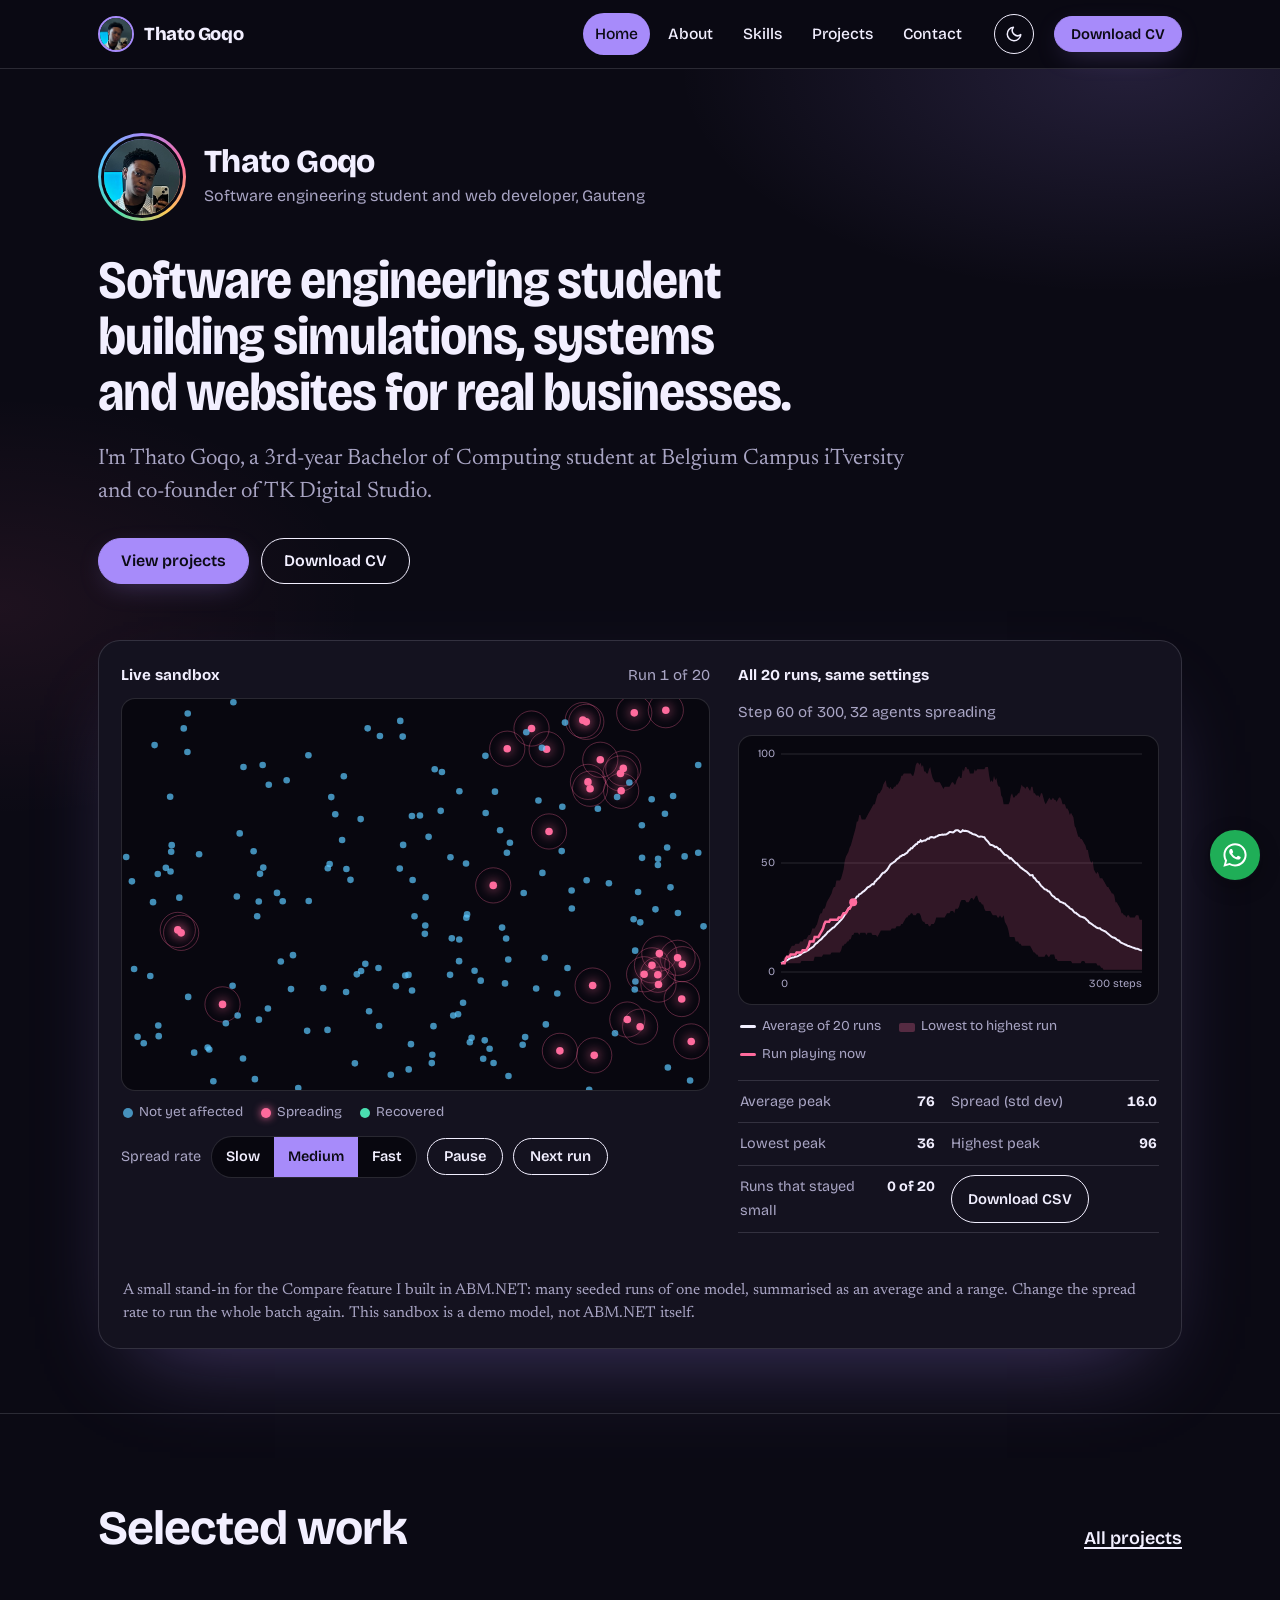
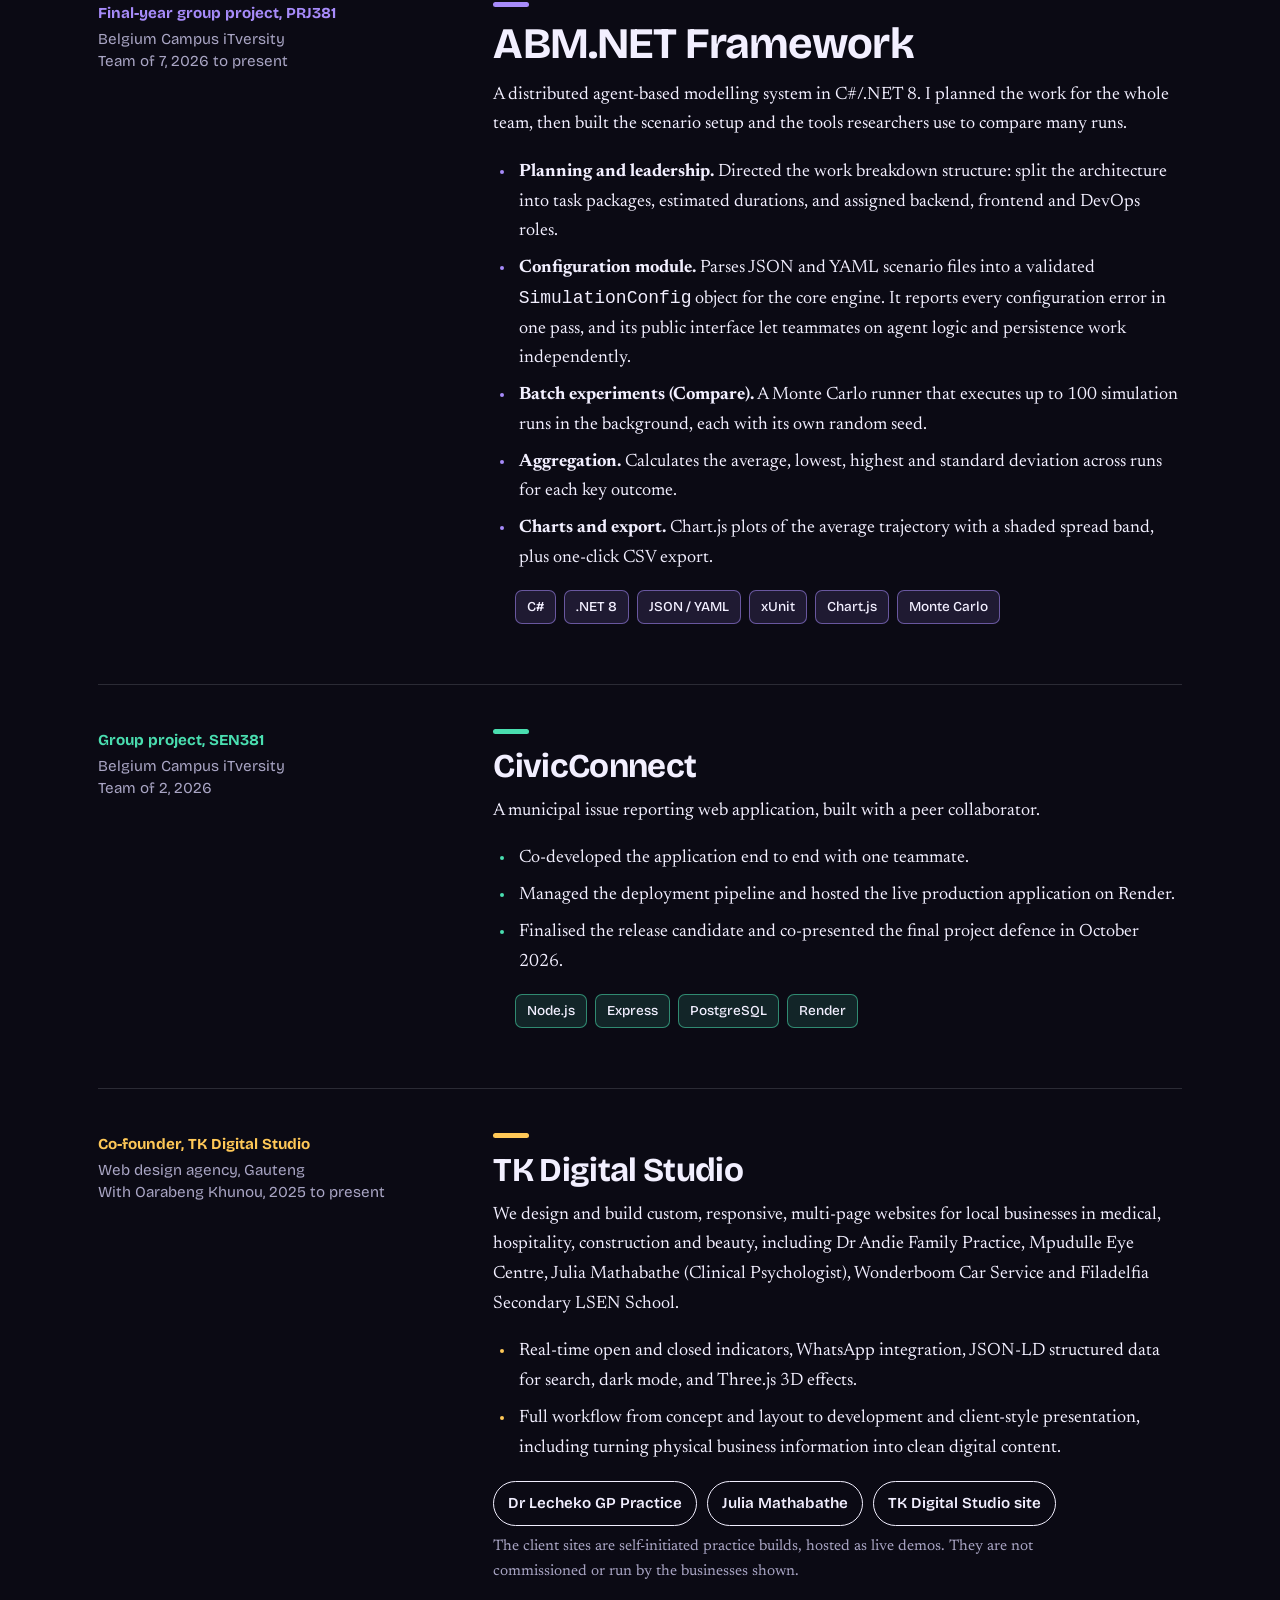
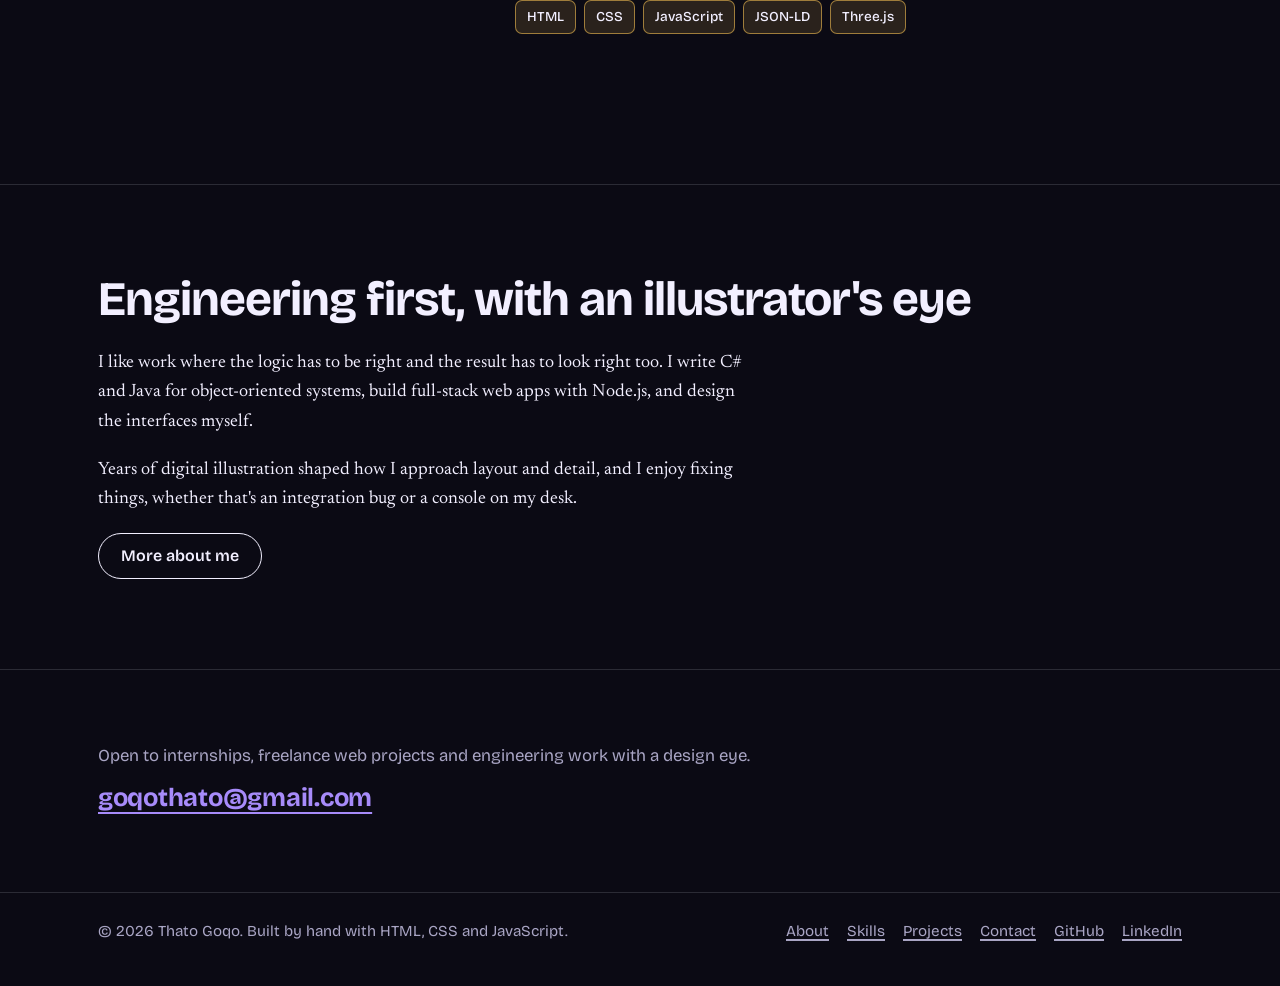
<file: index.html>
<!DOCTYPE html>
<html lang="en" data-theme="dark">
<head>
<meta charset="UTF-8">
<meta name="viewport" content="width=device-width, initial-scale=1">
<title>Thato Goqo | Software engineering student and web developer</title>
<meta name="description" content="Portfolio of Thato Goqo, a 3rd-year Bachelor of Computing student who planned the ABM.NET build, and co-founder of TK Digital Studio in Gauteng, South Africa.">
<meta property="og:title" content="Thato Goqo | Software engineering student and web developer">
<meta property="og:description" content="Portfolio of Thato Goqo, a 3rd-year Bachelor of Computing student who planned the ABM.NET build, and co-founder of TK Digital Studio in Gauteng, South Africa.">
<meta property="og:type" content="website">
<meta name="theme-color" content="#0b0a14">
<link rel="icon" href="data:image/svg+xml,%3Csvg xmlns='http://www.w3.org/2000/svg' viewBox='0 0 32 32'%3E%3Ccircle cx='15' cy='15' r='13' fill='%23a78bfa'/%3E%3Ccircle cx='25' cy='25' r='6' fill='%23ff6b9d' stroke='%230b0a14' stroke-width='2'/%3E%3C/svg%3E">
<script>try{var t=localStorage.getItem('theme');if(!t)t='dark';document.documentElement.dataset.theme=t}catch(e){}</script>
<link rel="preconnect" href="https://fonts.googleapis.com">
<link rel="preconnect" href="https://fonts.gstatic.com" crossorigin>
<link rel="stylesheet" href="https://fonts.googleapis.com/css2?family=Bricolage+Grotesque:opsz,wdth,wght@12..96,75..100,300..800&family=Newsreader:ital,opsz,wght@0,6..72,400..600;1,6..72,400..600&display=swap">
<link rel="stylesheet" href="css/style.css">
<script type="application/ld+json">
{
 "@context": "https://schema.org",
 "@type": "Person",
 "name": "Thato Goqo",
 "jobTitle": "Web Developer and Software Engineering Student",
 "url": "https://thatogoqo.netlify.app",
 "email": "mailto:goqothato@gmail.com",
 "alumniOf": {
  "@type": "CollegeOrUniversity",
  "name": "Belgium Campus iTversity"
 },
 "worksFor": {
  "@type": "Organization",
  "name": "TK Digital Studio",
  "url": "https://tkdigitalstudio.netlify.app"
 },
 "address": {
  "@type": "PostalAddress",
  "addressRegion": "Gauteng",
  "addressCountry": "ZA"
 },
 "sameAs": [
  "https://github.com/Th4to20",
  "https://www.linkedin.com/in/thato-goqo-8328b3425"
 ]
}
</script>
</head>
<body>
<a class="skip" href="#main">Skip to content</a>
<header class="nav">
  <div class="wrap">
    <a class="brand" href="index.html"><img class="brand-img" src="assets/profile.jpg" alt="" width="36" height="36">Thato Goqo</a>
    <ul class="nav-links" id="nav-links"><li><a href="index.html" aria-current="page">Home</a></li><li><a href="about.html">About</a></li><li><a href="skills.html">Skills</a></li><li><a href="projects.html">Projects</a></li><li><a href="contact.html">Contact</a></li></ul>
    <button class="icon-btn theme-toggle" id="theme-toggle" type="button" aria-label="Switch to dark theme"><svg class="sun" viewBox="0 0 24 24" aria-hidden="true"><circle cx="12" cy="12" r="4"/><path d="M12 2v2M12 20v2M4.9 4.9l1.4 1.4M17.7 17.7l1.4 1.4M2 12h2M20 12h2M4.9 19.1l1.4-1.4M17.7 6.3l1.4-1.4"/></svg><svg class="moon" viewBox="0 0 24 24" aria-hidden="true"><path d="M21 12.8A9 9 0 1 1 11.2 3a7 7 0 0 0 9.8 9.8z"/></svg></button>
    <span class="nav-cta"><a class="btn btn-solid btn-small" href="assets/Thato_Goqo_CV.pdf" download>Download CV</a></span>
    <button class="icon-btn menu-btn" id="menu-btn" type="button" aria-label="Menu" aria-expanded="false" aria-controls="nav-links"><svg viewBox="0 0 24 24" aria-hidden="true"><path d="M4 7h16M4 12h16M4 17h16"/></svg></button>
  </div>
</header>
<main id="main">
<section class="hero">
  <div class="wrap">
    <div class="id-row">
      <div class="avatar"><img src="assets/profile.jpg" alt="Thato Goqo" width="88" height="88"></div>
      <div><div class="id-name">Thato Goqo</div><div class="id-role">Software engineering student and web developer, Gauteng</div></div>
    </div>
    <h1>Software engineering student building simulations, systems and websites for real businesses.</h1>
    <p class="lede">I'm Thato Goqo, a 3rd-year Bachelor of Computing student at Belgium Campus iTversity and co-founder of TK Digital Studio.</p>
    <div class="cta"><a class="btn btn-solid" href="projects.html">View projects</a><a class="btn" href="assets/Thato_Goqo_CV.pdf" download>Download CV</a></div>
  </div>
  <div class="wrap">
 <div class="sandbox" id="sandbox" role="group" aria-labelledby="sb-title">
  <div>
    <div class="sb-head"><strong id="sb-title">Live sandbox</strong><span id="run-label">Run 1 of 20</span></div>
    <div class="sim-wrap"><canvas id="sim" role="img" aria-label="Animation of 210 small agents moving around and passing a condition to each other on contact. Cobalt agents are spreading it, yellow agents have recovered."></canvas></div>
    <div class="legend"><span><i class="k-s"></i>Not yet affected</span><span><i class="k-i"></i>Spreading</span><span><i class="k-r"></i>Recovered</span></div>
    <div class="controls">
      <span id="rate-lbl">Spread rate</span>
      <fieldset class="seg" aria-labelledby="rate-lbl">
        <label><input type="radio" name="rate" value="slow"><span>Slow</span></label>
        <label><input type="radio" name="rate" value="medium" checked><span>Medium</span></label>
        <label><input type="radio" name="rate" value="fast"><span>Fast</span></label>
      </fieldset>
      <button class="btn btn-small" id="play" type="button" aria-pressed="true">Pause</button>
      <button class="btn btn-small" id="next" type="button">Next run</button>
    </div>
  </div>
  <div>
    <div class="sb-head"><strong>All 20 runs, same settings</strong><span id="now-label"></span></div>
    <div class="chart-wrap"><canvas id="chart" role="img" aria-label="Line chart of agents spreading the condition over 300 steps: the average of 20 runs, the shaded range between the lowest and highest run, and the run currently playing."></canvas></div>
    <div class="legend"><span><i class="k-mean"></i>Average of 20 runs</span><span><i class="k-band"></i>Lowest to highest run</span><span><i class="k-live"></i>Run playing now</span></div>
    <dl class="stats">
      <div><dt>Average peak</dt><dd id="st-avg">0</dd></div>
      <div><dt>Spread (std dev)</dt><dd id="st-sd">0</dd></div>
      <div><dt>Lowest peak</dt><dd id="st-lo">0</dd></div>
      <div><dt>Highest peak</dt><dd id="st-hi">0</dd></div>
      <div><dt>Runs that stayed small</dt><dd id="st-small">0</dd></div>
      <div><button class="btn btn-small" id="csv" type="button">Download CSV</button></div>
    </dl>
  </div>
  <p class="sb-note">A small stand-in for the Compare feature I built in ABM.NET: many seeded runs of one model, summarised as an average and a range. Change the spread rate to run the whole batch again. This sandbox is a demo model, not ABM.NET itself.</p>
 </div>
</div>
</section>

<section class="section">
  <div class="wrap">
    <div class="section-head"><h2>Selected work</h2><a href="projects.html">All projects</a></div>
    <article class="proj lead p-violet">
  <div class="proj-meta"><b>Final-year group project, PRJ381</b>Belgium Campus iTversity<br>Team of 7, 2026 to present</div>
  <div>
    <h3>ABM.NET Framework</h3>
    <p>A distributed agent-based modelling system in C#/.NET 8. I planned the work for the whole team, then built the scenario setup and the tools researchers use to compare many runs.</p>
    <ul>
      <li><strong>Planning and leadership.</strong> Directed the work breakdown structure: split the architecture into task packages, estimated durations, and assigned backend, frontend and DevOps roles.</li>
      <li><strong>Configuration module.</strong> Parses JSON and YAML scenario files into a validated <code>SimulationConfig</code> object for the core engine. It reports every configuration error in one pass, and its public interface let teammates on agent logic and persistence work independently.</li>
      <li><strong>Batch experiments (Compare).</strong> A Monte Carlo runner that executes up to 100 simulation runs in the background, each with its own random seed.</li>
      <li><strong>Aggregation.</strong> Calculates the average, lowest, highest and standard deviation across runs for each key outcome.</li>
      <li><strong>Charts and export.</strong> Chart.js plots of the average trajectory with a shaded spread band, plus one-click CSV export.</li>
    </ul>
    <ul class="chips"><li>C#</li><li>.NET 8</li><li>JSON / YAML</li><li>xUnit</li><li>Chart.js</li><li>Monte Carlo</li></ul>
  </div>
</article>
    <article class="proj p-mint">
  <div class="proj-meta"><b>Group project, SEN381</b>Belgium Campus iTversity<br>Team of 2, 2026</div>
  <div>
    <h3>CivicConnect</h3>
    <p>A municipal issue reporting web application, built with a peer collaborator.</p>
    <ul>
      <li>Co-developed the application end to end with one teammate.</li>
      <li>Managed the deployment pipeline and hosted the live production application on Render.</li>
      <li>Finalised the release candidate and co-presented the final project defence in October 2026.</li>
    </ul>
    <ul class="chips"><li>Node.js</li><li>Express</li><li>PostgreSQL</li><li>Render</li></ul>
  </div>
</article>
    <article class="proj p-amber">
  <div class="proj-meta"><b>Co-founder, TK Digital Studio</b>Web design agency, Gauteng<br>With Oarabeng Khunou, 2025 to present</div>
  <div>
    <h3>TK Digital Studio</h3>
    <p>We design and build custom, responsive, multi-page websites for local businesses in medical, hospitality, construction and beauty, including Dr Andie Family Practice, Mpudulle Eye Centre, Julia Mathabathe (Clinical Psychologist), Wonderboom Car Service and Filadelfia Secondary LSEN School.</p>
    <ul>
      <li>Real-time open and closed indicators, WhatsApp integration, JSON-LD structured data for search, dark mode, and Three.js 3D effects.</li>
      <li>Full workflow from concept and layout to development and client-style presentation, including turning physical business information into clean digital content.</li>
    </ul>
    <div class="demo-links">
      <a href="https://drlecheko.netlify.app" target="_blank" rel="noopener">Dr Lecheko GP Practice<span class="sr"> (opens in new tab)</span></a>
      <a href="https://juliamathabathe.netlify.app" target="_blank" rel="noopener">Julia Mathabathe<span class="sr"> (opens in new tab)</span></a>
      <a href="https://tkdigitalstudio.netlify.app" target="_blank" rel="noopener">TK Digital Studio site<span class="sr"> (opens in new tab)</span></a>
    </div>
    <p class="fine">The client sites are self-initiated practice builds, hosted as live demos. They are not commissioned or run by the businesses shown.</p>
    <ul class="chips"><li>HTML</li><li>CSS</li><li>JavaScript</li><li>JSON-LD</li><li>Three.js</li></ul>
  </div>
</article>
  </div>
</section>

<section class="section">
  <div class="wrap">
    <div class="prose">
      <h2 style="font-size:clamp(1.9rem,3.8vw,3rem);line-height:1.05;margin-bottom:24px">Engineering first, with an illustrator's eye</h2>
      <p>I like work where the logic has to be right and the result has to look right too. I write C# and Java for object-oriented systems, build full-stack web apps with Node.js, and design the interfaces myself.</p>
      <p>Years of digital illustration shaped how I approach layout and detail, and I enjoy fixing things, whether that's an integration bug or a console on my desk.</p>
      <a class="btn" href="about.html">More about me</a>
    </div>
  </div>
</section>
<section class="closer">
  <div class="wrap">
    <p>Open to internships, freelance web projects and engineering work with a design eye.</p>
    <a class="big" href="mailto:goqothato@gmail.com">goqothato@gmail.com</a>
  </div>
</section>
</main>
<footer class="foot">
  <div class="wrap">
    <span>&copy; <span id="year">2026</span> Thato Goqo. Built by hand with HTML, CSS and JavaScript.</span>
    <nav aria-label="Footer"><a href="about.html">About</a><a href="skills.html">Skills</a><a href="projects.html">Projects</a><a href="contact.html">Contact</a><a href="https://github.com/Th4to20" target="_blank" rel="noopener">GitHub</a><a href="https://www.linkedin.com/in/thato-goqo-8328b3425" target="_blank" rel="noopener">LinkedIn</a></nav>
  </div>
</footer>
<a class="wa" href="https://wa.me/27812182846?text=Hi%20Thato%2C%20I%20saw%20your%20portfolio%20and%20wanted%20to%20chat." target="_blank" rel="noopener" aria-label="Chat with Thato on WhatsApp"><svg viewBox="0 0 24 24" aria-hidden="true"><path d="M12.04 2C6.58 2 2.13 6.45 2.13 11.91c0 1.75.46 3.45 1.32 4.95L2.05 22l5.25-1.38a9.9 9.9 0 0 0 4.74 1.21h.01c5.46 0 9.9-4.45 9.9-9.91 0-2.65-1.03-5.14-2.9-7.01A9.82 9.82 0 0 0 12.04 2m0 1.67c2.2 0 4.26.86 5.82 2.42a8.18 8.18 0 0 1 2.41 5.8c0 4.54-3.7 8.23-8.24 8.23a8.24 8.24 0 0 1-4.19-1.15l-.3-.17-3.12.82.83-3.04-.2-.32a8.13 8.13 0 0 1-1.25-4.34c0-4.54 3.7-8.25 8.24-8.25M8.53 6.85c-.16 0-.43.06-.65.3-.23.25-.85.83-.85 2.01 0 1.18.87 2.34 1 2.49.12.15 1.69 2.67 4.16 3.66 2.05.82 2.47.66 2.92.62.45-.04 1.42-.57 1.62-1.12.2-.55.2-1.02.14-1.12-.06-.1-.22-.16-.46-.28-.24-.12-1.42-.7-1.64-.78-.22-.08-.38-.12-.54.12-.16.25-.61.78-.75.94-.14.16-.28.18-.52.06-.24-.12-1.02-.37-1.94-1.19-.72-.64-1.2-1.43-1.34-1.67-.14-.24-.02-.37.1-.49.11-.11.24-.29.36-.43.12-.14.16-.24.24-.4.08-.16.04-.3-.02-.42-.06-.12-.54-1.31-.76-1.8-.18-.41-.36-.41-.54-.42-.16-.01-.34-.08-.53-.08"/></svg></a>
<script src="js/main.js"></script>
<script src="js/sim-core.js"></script>
<script src="js/sandbox.js"></script>
</body>
</html>
</file>
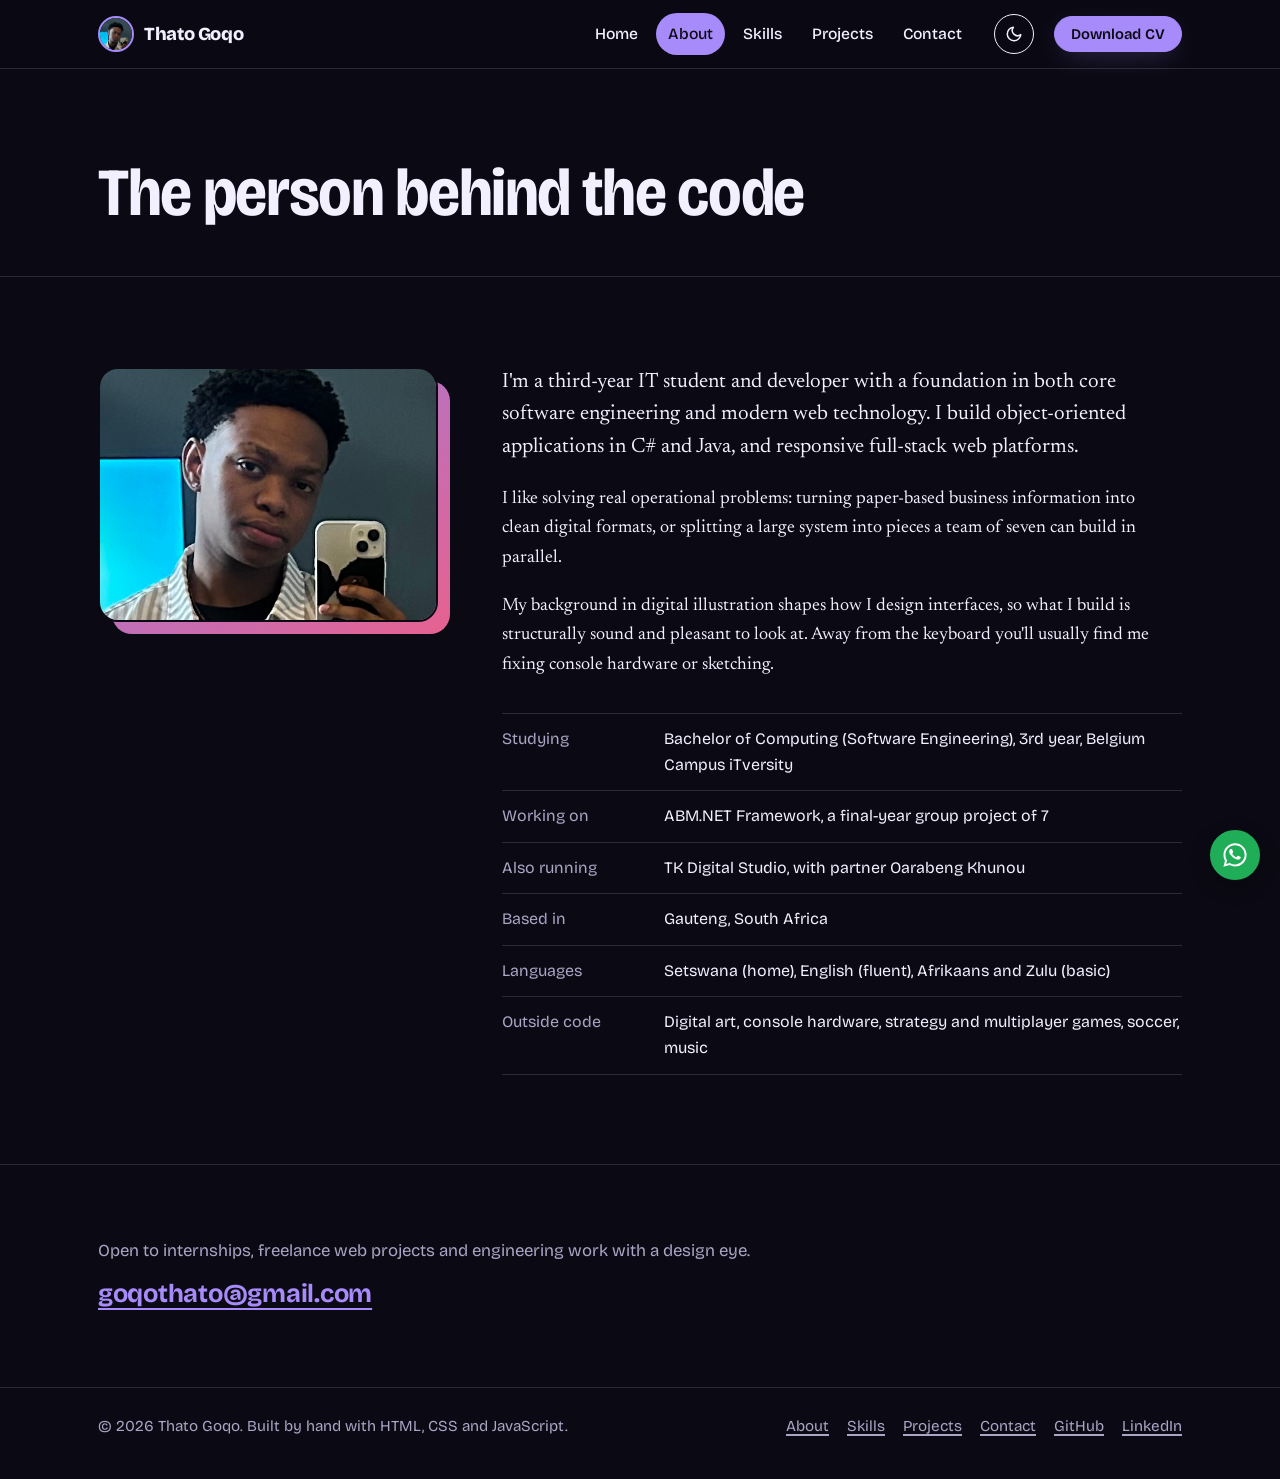
<file: about.html>
<!DOCTYPE html>
<html lang="en" data-theme="dark">
<head>
<meta charset="UTF-8">
<meta name="viewport" content="width=device-width, initial-scale=1">
<title>About | Thato Goqo</title>
<meta name="description" content="About Thato Goqo: 3rd-year Bachelor of Computing student at Belgium Campus iTversity, co-founder of TK Digital Studio, based in Gauteng, South Africa.">
<meta property="og:title" content="About | Thato Goqo">
<meta property="og:description" content="About Thato Goqo: 3rd-year Bachelor of Computing student at Belgium Campus iTversity, co-founder of TK Digital Studio, based in Gauteng, South Africa.">
<meta property="og:type" content="website">
<meta name="theme-color" content="#0b0a14">
<link rel="icon" href="data:image/svg+xml,%3Csvg xmlns='http://www.w3.org/2000/svg' viewBox='0 0 32 32'%3E%3Ccircle cx='15' cy='15' r='13' fill='%23a78bfa'/%3E%3Ccircle cx='25' cy='25' r='6' fill='%23ff6b9d' stroke='%230b0a14' stroke-width='2'/%3E%3C/svg%3E">
<script>try{var t=localStorage.getItem('theme');if(!t)t='dark';document.documentElement.dataset.theme=t}catch(e){}</script>
<link rel="preconnect" href="https://fonts.googleapis.com">
<link rel="preconnect" href="https://fonts.gstatic.com" crossorigin>
<link rel="stylesheet" href="https://fonts.googleapis.com/css2?family=Bricolage+Grotesque:opsz,wdth,wght@12..96,75..100,300..800&family=Newsreader:ital,opsz,wght@0,6..72,400..600;1,6..72,400..600&display=swap">
<link rel="stylesheet" href="css/style.css">

</head>
<body>
<a class="skip" href="#main">Skip to content</a>
<header class="nav">
  <div class="wrap">
    <a class="brand" href="index.html"><img class="brand-img" src="assets/profile.jpg" alt="" width="36" height="36">Thato Goqo</a>
    <ul class="nav-links" id="nav-links"><li><a href="index.html">Home</a></li><li><a href="about.html" aria-current="page">About</a></li><li><a href="skills.html">Skills</a></li><li><a href="projects.html">Projects</a></li><li><a href="contact.html">Contact</a></li></ul>
    <button class="icon-btn theme-toggle" id="theme-toggle" type="button" aria-label="Switch to dark theme"><svg class="sun" viewBox="0 0 24 24" aria-hidden="true"><circle cx="12" cy="12" r="4"/><path d="M12 2v2M12 20v2M4.9 4.9l1.4 1.4M17.7 17.7l1.4 1.4M2 12h2M20 12h2M4.9 19.1l1.4-1.4M17.7 6.3l1.4-1.4"/></svg><svg class="moon" viewBox="0 0 24 24" aria-hidden="true"><path d="M21 12.8A9 9 0 1 1 11.2 3a7 7 0 0 0 9.8 9.8z"/></svg></button>
    <span class="nav-cta"><a class="btn btn-solid btn-small" href="assets/Thato_Goqo_CV.pdf" download>Download CV</a></span>
    <button class="icon-btn menu-btn" id="menu-btn" type="button" aria-label="Menu" aria-expanded="false" aria-controls="nav-links"><svg viewBox="0 0 24 24" aria-hidden="true"><path d="M4 7h16M4 12h16M4 17h16"/></svg></button>
  </div>
</header>
<main id="main">
<section class="page-hero"><div class="wrap">
    <h1>The person behind the code</h1>
  </div></section>
  <section class="section"><div class="wrap about-grid">
    <div class="portrait"><img src="assets/profile.jpg" alt="Portrait of Thato Goqo" width="563" height="666"></div>
    <div>
      <div class="prose">
        <p>I'm a third-year IT student and developer with a foundation in both core software engineering and modern web technology. I build object-oriented applications in C# and Java, and responsive full-stack web platforms.</p>
        <p>I like solving real operational problems: turning paper-based business information into clean digital formats, or splitting a large system into pieces a team of seven can build in parallel.</p>
        <p>My background in digital illustration shapes how I design interfaces, so what I build is structurally sound and pleasant to look at. Away from the keyboard you'll usually find me fixing console hardware or sketching.</p>
      </div>
      <dl class="facts">
        <dt>Studying</dt><dd>Bachelor of Computing (Software Engineering), 3rd year, Belgium Campus iTversity</dd>
        <dt>Working on</dt><dd>ABM.NET Framework, a final-year group project of 7</dd>
        <dt>Also running</dt><dd>TK Digital Studio, with partner Oarabeng Khunou</dd>
        <dt>Based in</dt><dd>Gauteng, South Africa</dd>
        <dt>Languages</dt><dd>Setswana (home), English (fluent), Afrikaans and Zulu (basic)</dd>
        <dt>Outside code</dt><dd>Digital art, console hardware, strategy and multiplayer games, soccer, music</dd>
      </dl>
    </div>
  </div></section>
  <section class="closer">
  <div class="wrap">
    <p>Open to internships, freelance web projects and engineering work with a design eye.</p>
    <a class="big" href="mailto:goqothato@gmail.com">goqothato@gmail.com</a>
  </div>
</section>
</main>
<footer class="foot">
  <div class="wrap">
    <span>&copy; <span id="year">2026</span> Thato Goqo. Built by hand with HTML, CSS and JavaScript.</span>
    <nav aria-label="Footer"><a href="about.html">About</a><a href="skills.html">Skills</a><a href="projects.html">Projects</a><a href="contact.html">Contact</a><a href="https://github.com/Th4to20" target="_blank" rel="noopener">GitHub</a><a href="https://www.linkedin.com/in/thato-goqo-8328b3425" target="_blank" rel="noopener">LinkedIn</a></nav>
  </div>
</footer>
<a class="wa" href="https://wa.me/27812182846?text=Hi%20Thato%2C%20I%20saw%20your%20portfolio%20and%20wanted%20to%20chat." target="_blank" rel="noopener" aria-label="Chat with Thato on WhatsApp"><svg viewBox="0 0 24 24" aria-hidden="true"><path d="M12.04 2C6.58 2 2.13 6.45 2.13 11.91c0 1.75.46 3.45 1.32 4.95L2.05 22l5.25-1.38a9.9 9.9 0 0 0 4.74 1.21h.01c5.46 0 9.9-4.45 9.9-9.91 0-2.65-1.03-5.14-2.9-7.01A9.82 9.82 0 0 0 12.04 2m0 1.67c2.2 0 4.26.86 5.82 2.42a8.18 8.18 0 0 1 2.41 5.8c0 4.54-3.7 8.23-8.24 8.23a8.24 8.24 0 0 1-4.19-1.15l-.3-.17-3.12.82.83-3.04-.2-.32a8.13 8.13 0 0 1-1.25-4.34c0-4.54 3.7-8.25 8.24-8.25M8.53 6.85c-.16 0-.43.06-.65.3-.23.25-.85.83-.85 2.01 0 1.18.87 2.34 1 2.49.12.15 1.69 2.67 4.16 3.66 2.05.82 2.47.66 2.92.62.45-.04 1.42-.57 1.62-1.12.2-.55.2-1.02.14-1.12-.06-.1-.22-.16-.46-.28-.24-.12-1.42-.7-1.64-.78-.22-.08-.38-.12-.54.12-.16.25-.61.78-.75.94-.14.16-.28.18-.52.06-.24-.12-1.02-.37-1.94-1.19-.72-.64-1.2-1.43-1.34-1.67-.14-.24-.02-.37.1-.49.11-.11.24-.29.36-.43.12-.14.16-.24.24-.4.08-.16.04-.3-.02-.42-.06-.12-.54-1.31-.76-1.8-.18-.41-.36-.41-.54-.42-.16-.01-.34-.08-.53-.08"/></svg></a>
<script src="js/main.js"></script>

</body>
</html>
</file>
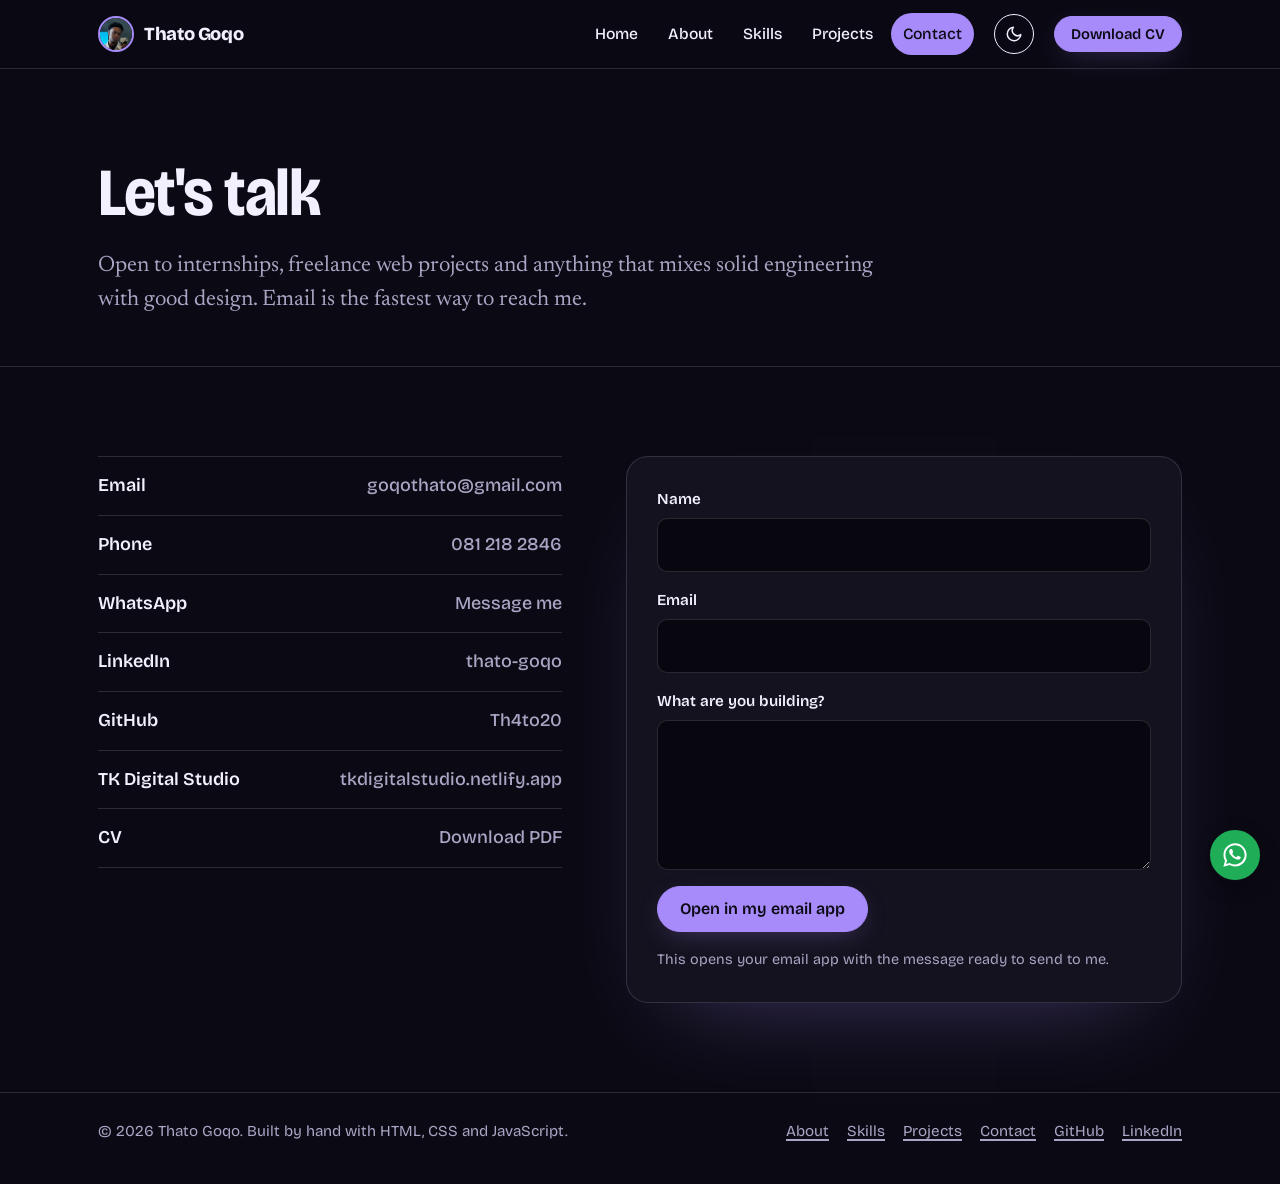
<file: contact.html>
<!DOCTYPE html>
<html lang="en" data-theme="dark">
<head>
<meta charset="UTF-8">
<meta name="viewport" content="width=device-width, initial-scale=1">
<title>Contact | Thato Goqo</title>
<meta name="description" content="Contact Thato Goqo for internships, freelance web projects and software engineering work. Email, WhatsApp, LinkedIn and GitHub.">
<meta property="og:title" content="Contact | Thato Goqo">
<meta property="og:description" content="Contact Thato Goqo for internships, freelance web projects and software engineering work. Email, WhatsApp, LinkedIn and GitHub.">
<meta property="og:type" content="website">
<meta name="theme-color" content="#0b0a14">
<link rel="icon" href="data:image/svg+xml,%3Csvg xmlns='http://www.w3.org/2000/svg' viewBox='0 0 32 32'%3E%3Ccircle cx='15' cy='15' r='13' fill='%23a78bfa'/%3E%3Ccircle cx='25' cy='25' r='6' fill='%23ff6b9d' stroke='%230b0a14' stroke-width='2'/%3E%3C/svg%3E">
<script>try{var t=localStorage.getItem('theme');if(!t)t='dark';document.documentElement.dataset.theme=t}catch(e){}</script>
<link rel="preconnect" href="https://fonts.googleapis.com">
<link rel="preconnect" href="https://fonts.gstatic.com" crossorigin>
<link rel="stylesheet" href="https://fonts.googleapis.com/css2?family=Bricolage+Grotesque:opsz,wdth,wght@12..96,75..100,300..800&family=Newsreader:ital,opsz,wght@0,6..72,400..600;1,6..72,400..600&display=swap">
<link rel="stylesheet" href="css/style.css">

</head>
<body>
<a class="skip" href="#main">Skip to content</a>
<header class="nav">
  <div class="wrap">
    <a class="brand" href="index.html"><img class="brand-img" src="assets/profile.jpg" alt="" width="36" height="36">Thato Goqo</a>
    <ul class="nav-links" id="nav-links"><li><a href="index.html">Home</a></li><li><a href="about.html">About</a></li><li><a href="skills.html">Skills</a></li><li><a href="projects.html">Projects</a></li><li><a href="contact.html" aria-current="page">Contact</a></li></ul>
    <button class="icon-btn theme-toggle" id="theme-toggle" type="button" aria-label="Switch to dark theme"><svg class="sun" viewBox="0 0 24 24" aria-hidden="true"><circle cx="12" cy="12" r="4"/><path d="M12 2v2M12 20v2M4.9 4.9l1.4 1.4M17.7 17.7l1.4 1.4M2 12h2M20 12h2M4.9 19.1l1.4-1.4M17.7 6.3l1.4-1.4"/></svg><svg class="moon" viewBox="0 0 24 24" aria-hidden="true"><path d="M21 12.8A9 9 0 1 1 11.2 3a7 7 0 0 0 9.8 9.8z"/></svg></button>
    <span class="nav-cta"><a class="btn btn-solid btn-small" href="assets/Thato_Goqo_CV.pdf" download>Download CV</a></span>
    <button class="icon-btn menu-btn" id="menu-btn" type="button" aria-label="Menu" aria-expanded="false" aria-controls="nav-links"><svg viewBox="0 0 24 24" aria-hidden="true"><path d="M4 7h16M4 12h16M4 17h16"/></svg></button>
  </div>
</header>
<main id="main">
<section class="page-hero"><div class="wrap">
    <h1>Let's talk</h1>
    <p class="lede">Open to internships, freelance web projects and anything that mixes solid engineering with good design. Email is the fastest way to reach me.</p>
  </div></section>
  <section class="section"><div class="wrap contact-grid">
    <div>
      <ul class="contact-links" style="margin-top:0">
        <li><a href="mailto:goqothato@gmail.com">Email <span>goqothato@gmail.com</span></a></li>
        <li><a href="tel:+27812182846">Phone <span>081 218 2846</span></a></li>
        <li><a href="https://wa.me/27812182846" target="_blank" rel="noopener">WhatsApp <span>Message me</span></a></li>
        <li><a href="https://www.linkedin.com/in/thato-goqo-8328b3425" target="_blank" rel="noopener">LinkedIn <span>thato-goqo</span></a></li>
        <li><a href="https://github.com/Th4to20" target="_blank" rel="noopener">GitHub <span>Th4to20</span></a></li>
        <li><a href="https://tkdigitalstudio.netlify.app" target="_blank" rel="noopener">TK Digital Studio <span>tkdigitalstudio.netlify.app</span></a></li>
        <li><a href="assets/Thato_Goqo_CV.pdf" download>CV <span>Download PDF</span></a></li>
      </ul>
    </div>
    <form class="form" id="contact-form">
      <label>Name<input type="text" name="name" autocomplete="name" required></label>
      <label>Email<input type="email" name="email" autocomplete="email" required></label>
      <label>What are you building?<textarea name="message" required></textarea></label>
      <button class="btn btn-solid" type="submit">Open in my email app</button>
      <p class="form-note">This opens your email app with the message ready to send to me.</p>
    </form>
  </div></section>
</main>
<footer class="foot">
  <div class="wrap">
    <span>&copy; <span id="year">2026</span> Thato Goqo. Built by hand with HTML, CSS and JavaScript.</span>
    <nav aria-label="Footer"><a href="about.html">About</a><a href="skills.html">Skills</a><a href="projects.html">Projects</a><a href="contact.html">Contact</a><a href="https://github.com/Th4to20" target="_blank" rel="noopener">GitHub</a><a href="https://www.linkedin.com/in/thato-goqo-8328b3425" target="_blank" rel="noopener">LinkedIn</a></nav>
  </div>
</footer>
<a class="wa" href="https://wa.me/27812182846?text=Hi%20Thato%2C%20I%20saw%20your%20portfolio%20and%20wanted%20to%20chat." target="_blank" rel="noopener" aria-label="Chat with Thato on WhatsApp"><svg viewBox="0 0 24 24" aria-hidden="true"><path d="M12.04 2C6.58 2 2.13 6.45 2.13 11.91c0 1.75.46 3.45 1.32 4.95L2.05 22l5.25-1.38a9.9 9.9 0 0 0 4.74 1.21h.01c5.46 0 9.9-4.45 9.9-9.91 0-2.65-1.03-5.14-2.9-7.01A9.82 9.82 0 0 0 12.04 2m0 1.67c2.2 0 4.26.86 5.82 2.42a8.18 8.18 0 0 1 2.41 5.8c0 4.54-3.7 8.23-8.24 8.23a8.24 8.24 0 0 1-4.19-1.15l-.3-.17-3.12.82.83-3.04-.2-.32a8.13 8.13 0 0 1-1.25-4.34c0-4.54 3.7-8.25 8.24-8.25M8.53 6.85c-.16 0-.43.06-.65.3-.23.25-.85.83-.85 2.01 0 1.18.87 2.34 1 2.49.12.15 1.69 2.67 4.16 3.66 2.05.82 2.47.66 2.92.62.45-.04 1.42-.57 1.62-1.12.2-.55.2-1.02.14-1.12-.06-.1-.22-.16-.46-.28-.24-.12-1.42-.7-1.64-.78-.22-.08-.38-.12-.54.12-.16.25-.61.78-.75.94-.14.16-.28.18-.52.06-.24-.12-1.02-.37-1.94-1.19-.72-.64-1.2-1.43-1.34-1.67-.14-.24-.02-.37.1-.49.11-.11.24-.29.36-.43.12-.14.16-.24.24-.4.08-.16.04-.3-.02-.42-.06-.12-.54-1.31-.76-1.8-.18-.41-.36-.41-.54-.42-.16-.01-.34-.08-.53-.08"/></svg></a>
<script src="js/main.js"></script>

</body>
</html>
</file>
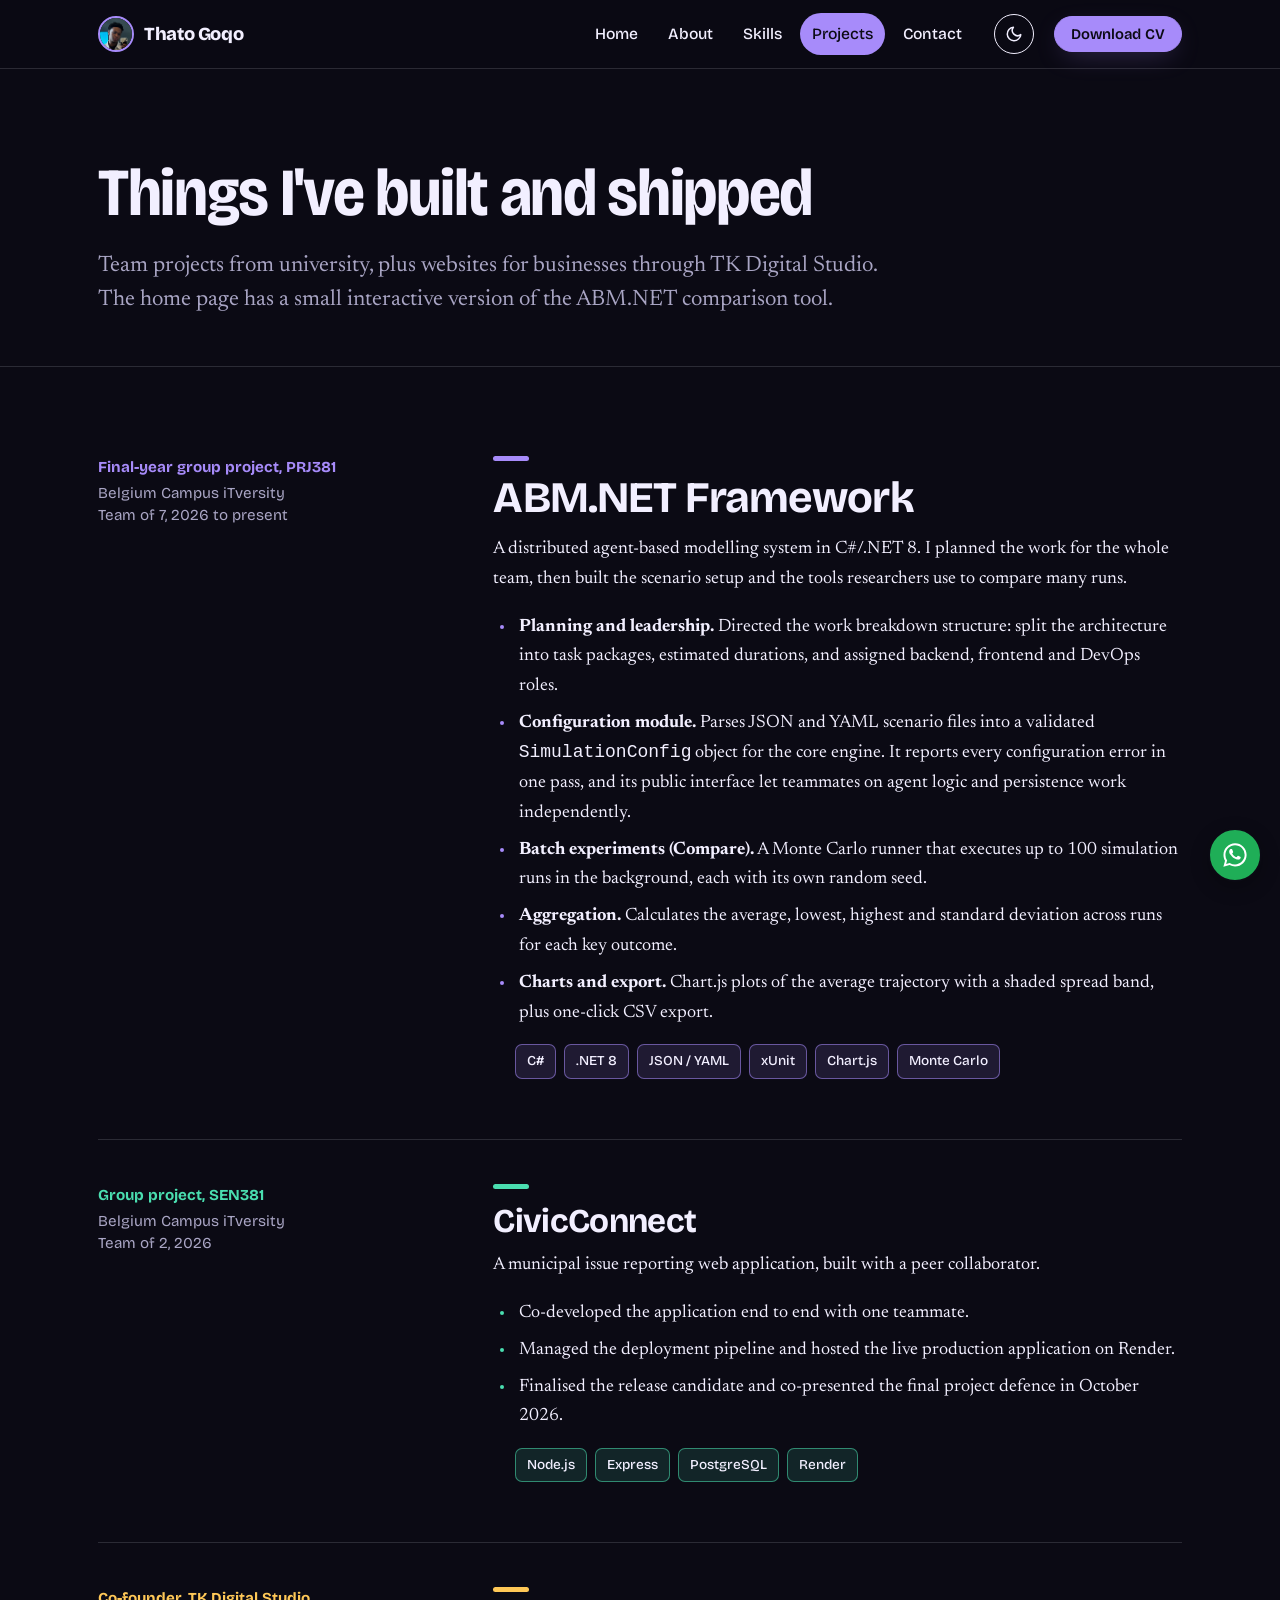
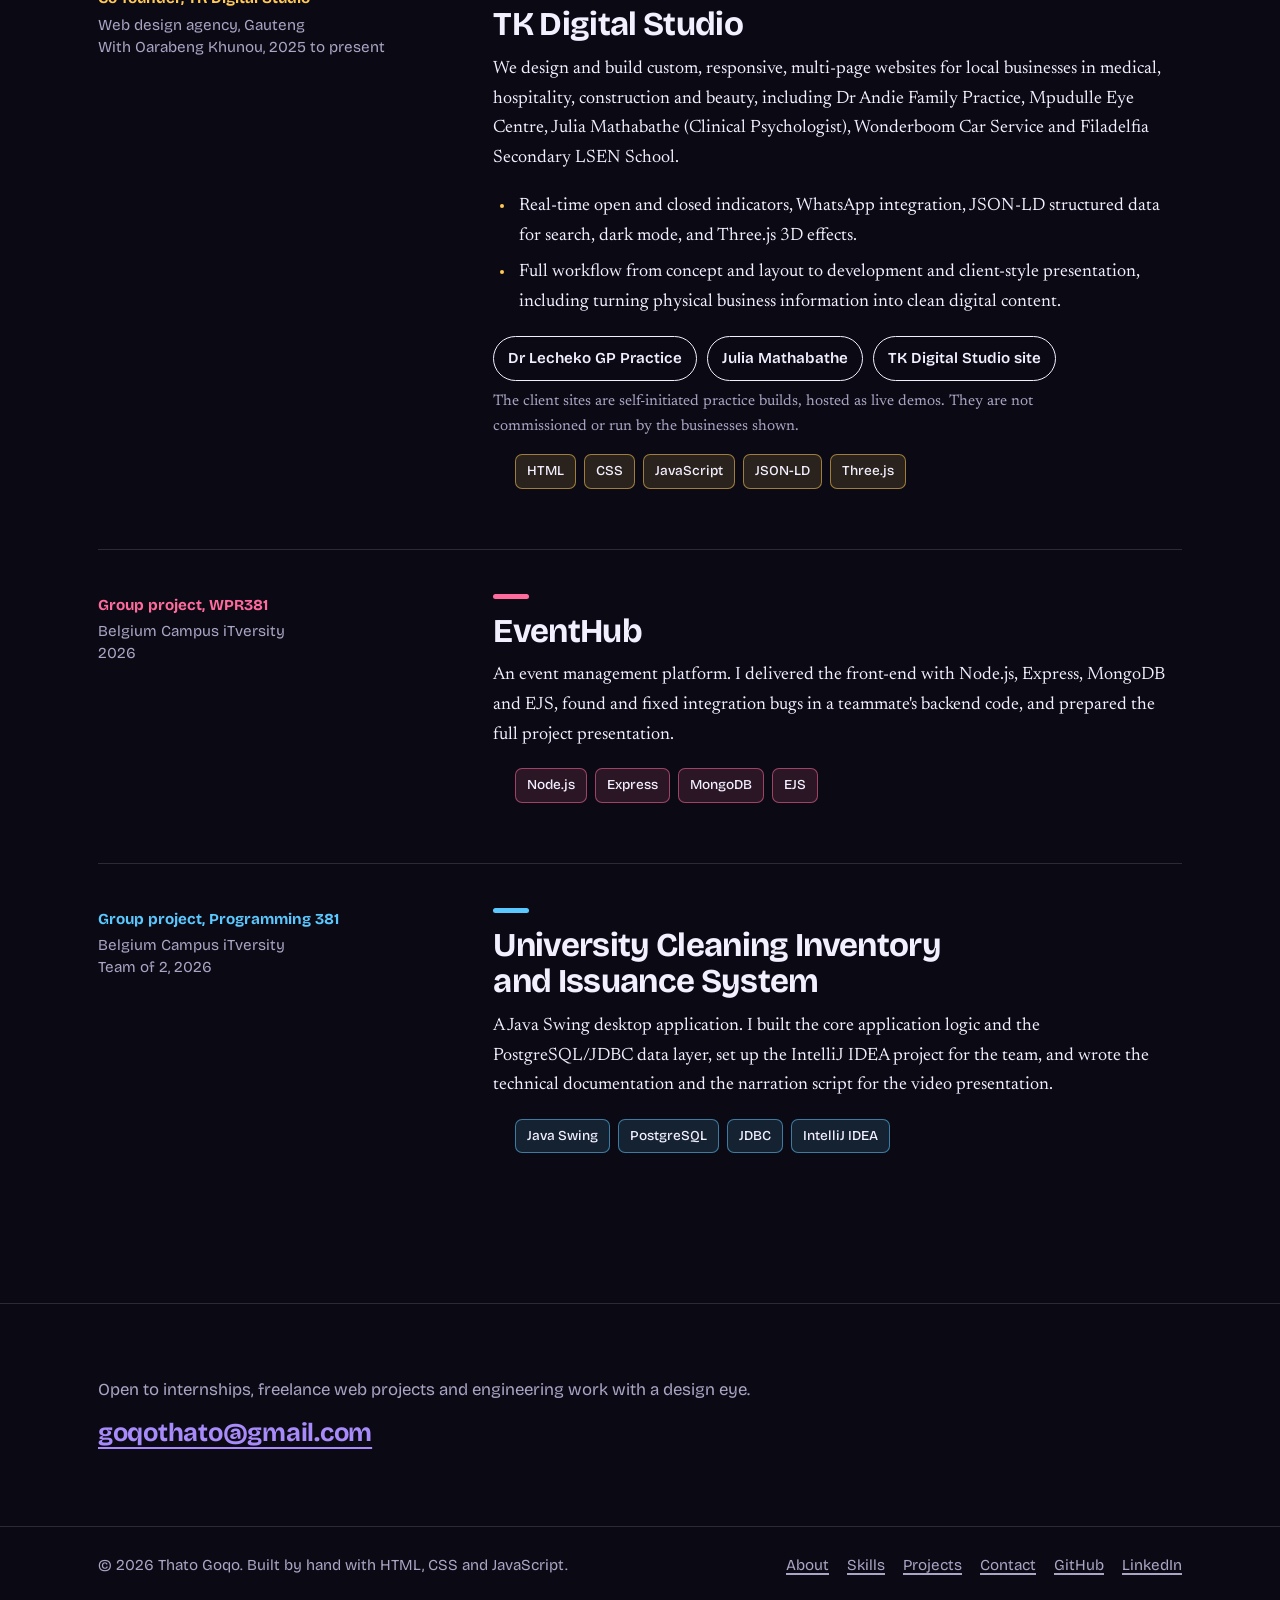
<file: projects.html>
<!DOCTYPE html>
<html lang="en" data-theme="dark">
<head>
<meta charset="UTF-8">
<meta name="viewport" content="width=device-width, initial-scale=1">
<title>Projects | Thato Goqo</title>
<meta name="description" content="Projects by Thato Goqo: ABM.NET agent-based modelling framework, CivicConnect, TK Digital Studio client websites, EventHub and a Java Swing inventory system.">
<meta property="og:title" content="Projects | Thato Goqo">
<meta property="og:description" content="Projects by Thato Goqo: ABM.NET agent-based modelling framework, CivicConnect, TK Digital Studio client websites, EventHub and a Java Swing inventory system.">
<meta property="og:type" content="website">
<meta name="theme-color" content="#0b0a14">
<link rel="icon" href="data:image/svg+xml,%3Csvg xmlns='http://www.w3.org/2000/svg' viewBox='0 0 32 32'%3E%3Ccircle cx='15' cy='15' r='13' fill='%23a78bfa'/%3E%3Ccircle cx='25' cy='25' r='6' fill='%23ff6b9d' stroke='%230b0a14' stroke-width='2'/%3E%3C/svg%3E">
<script>try{var t=localStorage.getItem('theme');if(!t)t='dark';document.documentElement.dataset.theme=t}catch(e){}</script>
<link rel="preconnect" href="https://fonts.googleapis.com">
<link rel="preconnect" href="https://fonts.gstatic.com" crossorigin>
<link rel="stylesheet" href="https://fonts.googleapis.com/css2?family=Bricolage+Grotesque:opsz,wdth,wght@12..96,75..100,300..800&family=Newsreader:ital,opsz,wght@0,6..72,400..600;1,6..72,400..600&display=swap">
<link rel="stylesheet" href="css/style.css">

</head>
<body>
<a class="skip" href="#main">Skip to content</a>
<header class="nav">
  <div class="wrap">
    <a class="brand" href="index.html"><img class="brand-img" src="assets/profile.jpg" alt="" width="36" height="36">Thato Goqo</a>
    <ul class="nav-links" id="nav-links"><li><a href="index.html">Home</a></li><li><a href="about.html">About</a></li><li><a href="skills.html">Skills</a></li><li><a href="projects.html" aria-current="page">Projects</a></li><li><a href="contact.html">Contact</a></li></ul>
    <button class="icon-btn theme-toggle" id="theme-toggle" type="button" aria-label="Switch to dark theme"><svg class="sun" viewBox="0 0 24 24" aria-hidden="true"><circle cx="12" cy="12" r="4"/><path d="M12 2v2M12 20v2M4.9 4.9l1.4 1.4M17.7 17.7l1.4 1.4M2 12h2M20 12h2M4.9 19.1l1.4-1.4M17.7 6.3l1.4-1.4"/></svg><svg class="moon" viewBox="0 0 24 24" aria-hidden="true"><path d="M21 12.8A9 9 0 1 1 11.2 3a7 7 0 0 0 9.8 9.8z"/></svg></button>
    <span class="nav-cta"><a class="btn btn-solid btn-small" href="assets/Thato_Goqo_CV.pdf" download>Download CV</a></span>
    <button class="icon-btn menu-btn" id="menu-btn" type="button" aria-label="Menu" aria-expanded="false" aria-controls="nav-links"><svg viewBox="0 0 24 24" aria-hidden="true"><path d="M4 7h16M4 12h16M4 17h16"/></svg></button>
  </div>
</header>
<main id="main">
<section class="page-hero"><div class="wrap">
    <h1>Things I've built and shipped</h1>
    <p class="lede">Team projects from university, plus websites for businesses through TK Digital Studio. The home page has a small interactive version of the ABM.NET comparison tool.</p>
  </div></section>
  <section class="section"><div class="wrap">
    <article class="proj lead p-violet">
  <div class="proj-meta"><b>Final-year group project, PRJ381</b>Belgium Campus iTversity<br>Team of 7, 2026 to present</div>
  <div>
    <h3>ABM.NET Framework</h3>
    <p>A distributed agent-based modelling system in C#/.NET 8. I planned the work for the whole team, then built the scenario setup and the tools researchers use to compare many runs.</p>
    <ul>
      <li><strong>Planning and leadership.</strong> Directed the work breakdown structure: split the architecture into task packages, estimated durations, and assigned backend, frontend and DevOps roles.</li>
      <li><strong>Configuration module.</strong> Parses JSON and YAML scenario files into a validated <code>SimulationConfig</code> object for the core engine. It reports every configuration error in one pass, and its public interface let teammates on agent logic and persistence work independently.</li>
      <li><strong>Batch experiments (Compare).</strong> A Monte Carlo runner that executes up to 100 simulation runs in the background, each with its own random seed.</li>
      <li><strong>Aggregation.</strong> Calculates the average, lowest, highest and standard deviation across runs for each key outcome.</li>
      <li><strong>Charts and export.</strong> Chart.js plots of the average trajectory with a shaded spread band, plus one-click CSV export.</li>
    </ul>
    <ul class="chips"><li>C#</li><li>.NET 8</li><li>JSON / YAML</li><li>xUnit</li><li>Chart.js</li><li>Monte Carlo</li></ul>
  </div>
</article>
    <article class="proj p-mint">
  <div class="proj-meta"><b>Group project, SEN381</b>Belgium Campus iTversity<br>Team of 2, 2026</div>
  <div>
    <h3>CivicConnect</h3>
    <p>A municipal issue reporting web application, built with a peer collaborator.</p>
    <ul>
      <li>Co-developed the application end to end with one teammate.</li>
      <li>Managed the deployment pipeline and hosted the live production application on Render.</li>
      <li>Finalised the release candidate and co-presented the final project defence in October 2026.</li>
    </ul>
    <ul class="chips"><li>Node.js</li><li>Express</li><li>PostgreSQL</li><li>Render</li></ul>
  </div>
</article>
    <article class="proj p-amber">
  <div class="proj-meta"><b>Co-founder, TK Digital Studio</b>Web design agency, Gauteng<br>With Oarabeng Khunou, 2025 to present</div>
  <div>
    <h3>TK Digital Studio</h3>
    <p>We design and build custom, responsive, multi-page websites for local businesses in medical, hospitality, construction and beauty, including Dr Andie Family Practice, Mpudulle Eye Centre, Julia Mathabathe (Clinical Psychologist), Wonderboom Car Service and Filadelfia Secondary LSEN School.</p>
    <ul>
      <li>Real-time open and closed indicators, WhatsApp integration, JSON-LD structured data for search, dark mode, and Three.js 3D effects.</li>
      <li>Full workflow from concept and layout to development and client-style presentation, including turning physical business information into clean digital content.</li>
    </ul>
    <div class="demo-links">
      <a href="https://drlecheko.netlify.app" target="_blank" rel="noopener">Dr Lecheko GP Practice<span class="sr"> (opens in new tab)</span></a>
      <a href="https://juliamathabathe.netlify.app" target="_blank" rel="noopener">Julia Mathabathe<span class="sr"> (opens in new tab)</span></a>
      <a href="https://tkdigitalstudio.netlify.app" target="_blank" rel="noopener">TK Digital Studio site<span class="sr"> (opens in new tab)</span></a>
    </div>
    <p class="fine">The client sites are self-initiated practice builds, hosted as live demos. They are not commissioned or run by the businesses shown.</p>
    <ul class="chips"><li>HTML</li><li>CSS</li><li>JavaScript</li><li>JSON-LD</li><li>Three.js</li></ul>
  </div>
</article>
    <article class="proj p-pink">
  <div class="proj-meta"><b>Group project, WPR381</b>Belgium Campus iTversity<br>2026</div>
  <div>
    <h3>EventHub</h3>
    <p>An event management platform. I delivered the front-end with Node.js, Express, MongoDB and EJS, found and fixed integration bugs in a teammate's backend code, and prepared the full project presentation.</p>
    <ul class="chips"><li>Node.js</li><li>Express</li><li>MongoDB</li><li>EJS</li></ul>
  </div>
</article>
    <article class="proj p-sky">
  <div class="proj-meta"><b>Group project, Programming 381</b>Belgium Campus iTversity<br>Team of 2, 2026</div>
  <div>
    <h3>University Cleaning Inventory and Issuance System</h3>
    <p>A Java Swing desktop application. I built the core application logic and the PostgreSQL/JDBC data layer, set up the IntelliJ IDEA project for the team, and wrote the technical documentation and the narration script for the video presentation.</p>
    <ul class="chips"><li>Java Swing</li><li>PostgreSQL</li><li>JDBC</li><li>IntelliJ IDEA</li></ul>
  </div>
</article>
  </div></section>
  <section class="closer">
  <div class="wrap">
    <p>Open to internships, freelance web projects and engineering work with a design eye.</p>
    <a class="big" href="mailto:goqothato@gmail.com">goqothato@gmail.com</a>
  </div>
</section>
</main>
<footer class="foot">
  <div class="wrap">
    <span>&copy; <span id="year">2026</span> Thato Goqo. Built by hand with HTML, CSS and JavaScript.</span>
    <nav aria-label="Footer"><a href="about.html">About</a><a href="skills.html">Skills</a><a href="projects.html">Projects</a><a href="contact.html">Contact</a><a href="https://github.com/Th4to20" target="_blank" rel="noopener">GitHub</a><a href="https://www.linkedin.com/in/thato-goqo-8328b3425" target="_blank" rel="noopener">LinkedIn</a></nav>
  </div>
</footer>
<a class="wa" href="https://wa.me/27812182846?text=Hi%20Thato%2C%20I%20saw%20your%20portfolio%20and%20wanted%20to%20chat." target="_blank" rel="noopener" aria-label="Chat with Thato on WhatsApp"><svg viewBox="0 0 24 24" aria-hidden="true"><path d="M12.04 2C6.58 2 2.13 6.45 2.13 11.91c0 1.75.46 3.45 1.32 4.95L2.05 22l5.25-1.38a9.9 9.9 0 0 0 4.74 1.21h.01c5.46 0 9.9-4.45 9.9-9.91 0-2.65-1.03-5.14-2.9-7.01A9.82 9.82 0 0 0 12.04 2m0 1.67c2.2 0 4.26.86 5.82 2.42a8.18 8.18 0 0 1 2.41 5.8c0 4.54-3.7 8.23-8.24 8.23a8.24 8.24 0 0 1-4.19-1.15l-.3-.17-3.12.82.83-3.04-.2-.32a8.13 8.13 0 0 1-1.25-4.34c0-4.54 3.7-8.25 8.24-8.25M8.53 6.85c-.16 0-.43.06-.65.3-.23.25-.85.83-.85 2.01 0 1.18.87 2.34 1 2.49.12.15 1.69 2.67 4.16 3.66 2.05.82 2.47.66 2.92.62.45-.04 1.42-.57 1.62-1.12.2-.55.2-1.02.14-1.12-.06-.1-.22-.16-.46-.28-.24-.12-1.42-.7-1.64-.78-.22-.08-.38-.12-.54.12-.16.25-.61.78-.75.94-.14.16-.28.18-.52.06-.24-.12-1.02-.37-1.94-1.19-.72-.64-1.2-1.43-1.34-1.67-.14-.24-.02-.37.1-.49.11-.11.24-.29.36-.43.12-.14.16-.24.24-.4.08-.16.04-.3-.02-.42-.06-.12-.54-1.31-.76-1.8-.18-.41-.36-.41-.54-.42-.16-.01-.34-.08-.53-.08"/></svg></a>
<script src="js/main.js"></script>

</body>
</html>
</file>
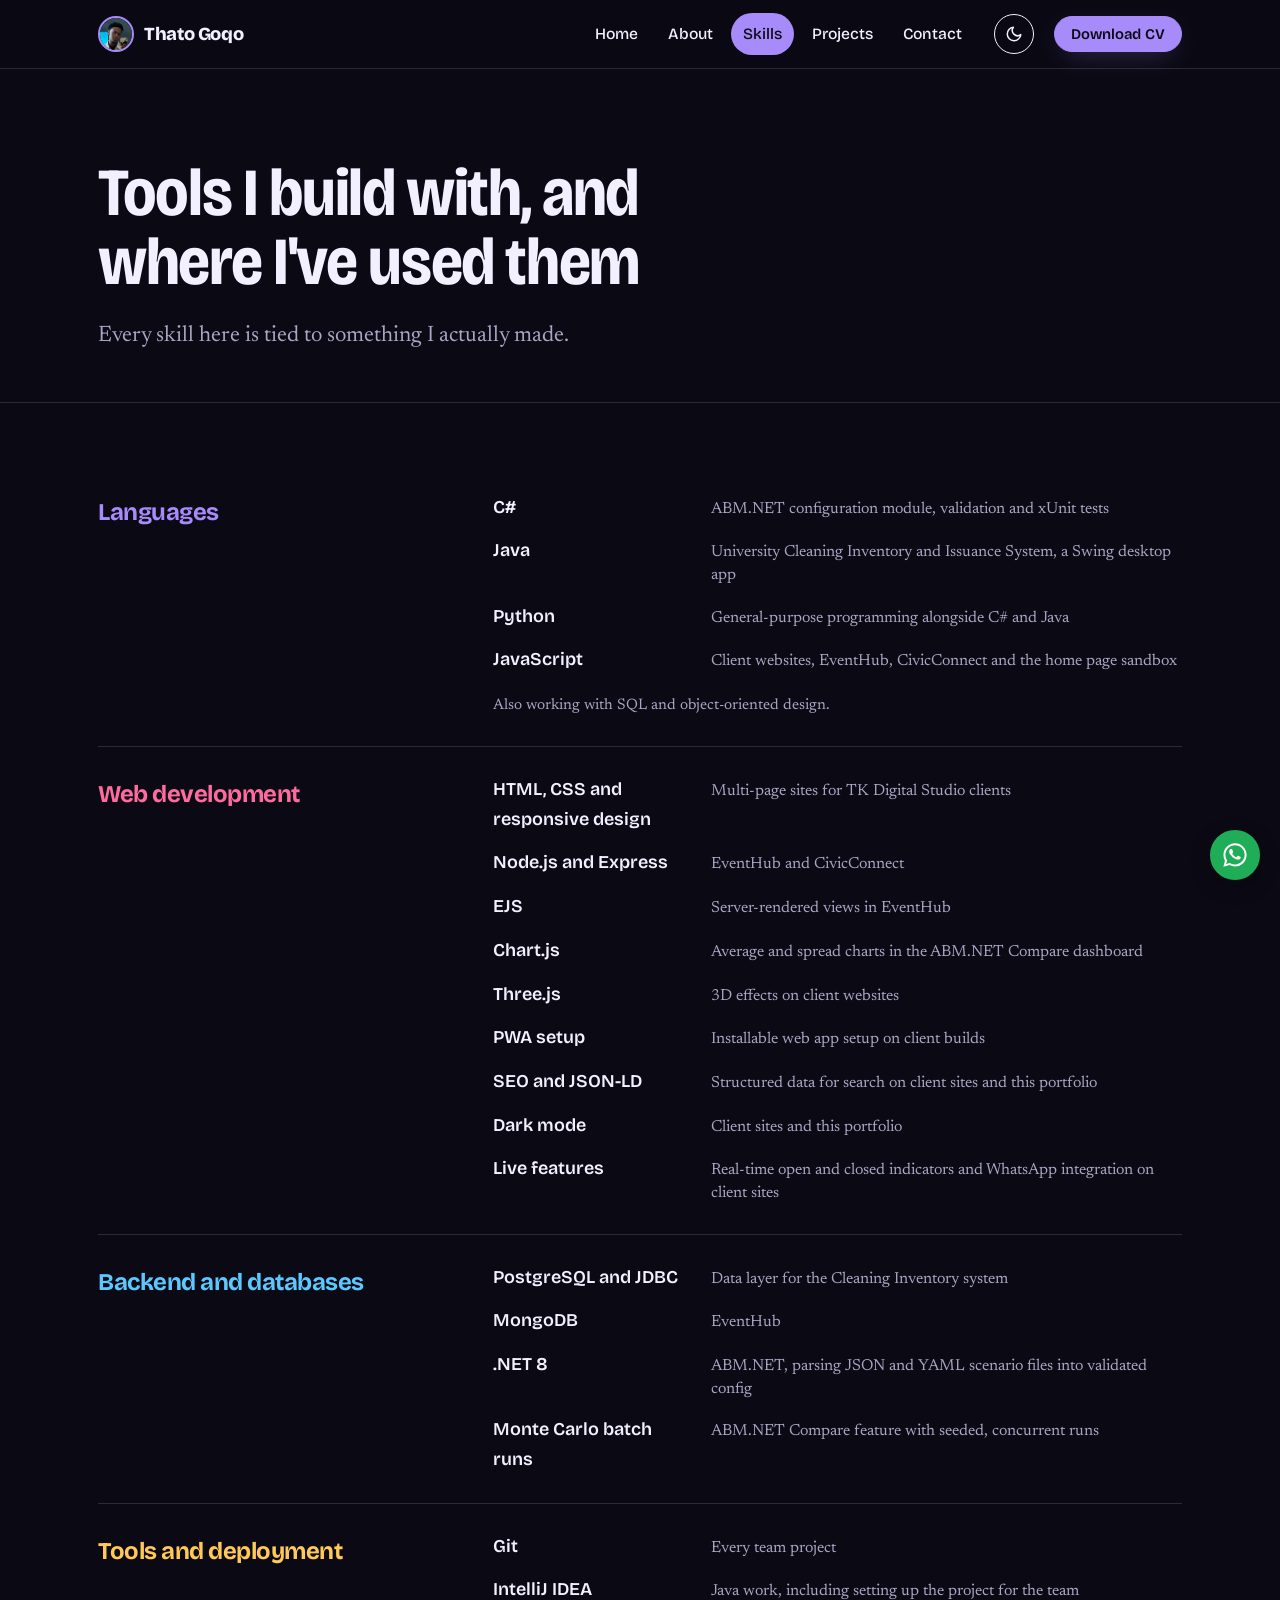
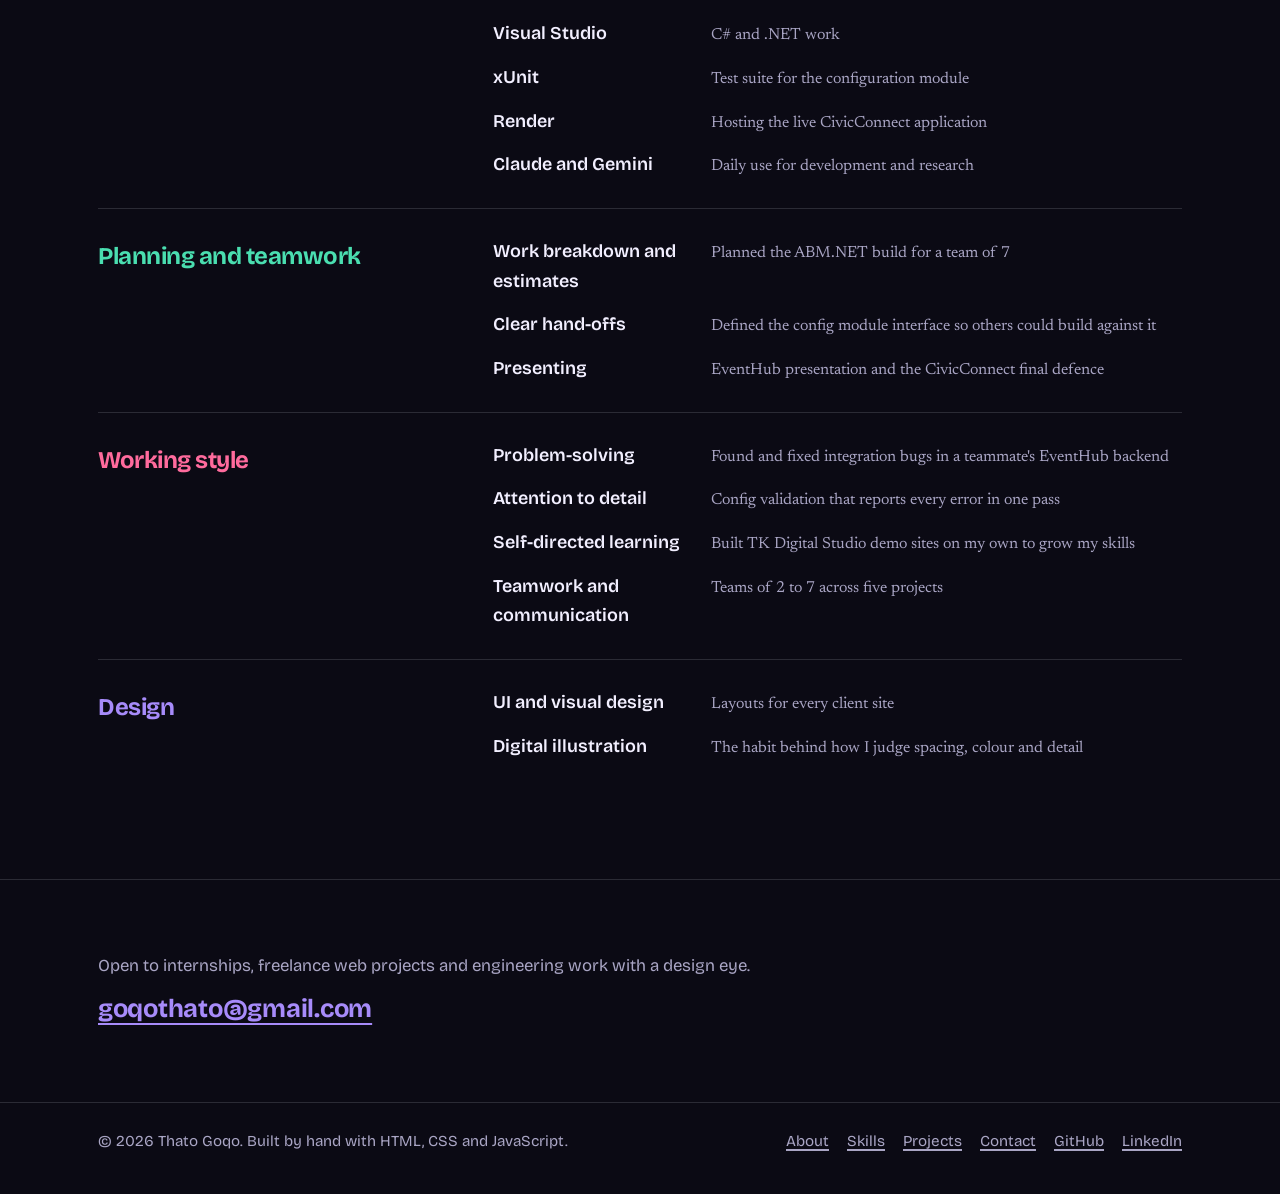
<file: skills.html>
<!DOCTYPE html>
<html lang="en" data-theme="dark">
<head>
<meta charset="UTF-8">
<meta name="viewport" content="width=device-width, initial-scale=1">
<title>Skills | Thato Goqo</title>
<meta name="description" content="Skills of Thato Goqo, grouped by what he has built with them: C#, Java, JavaScript, Node.js, PostgreSQL, MongoDB, Chart.js and more.">
<meta property="og:title" content="Skills | Thato Goqo">
<meta property="og:description" content="Skills of Thato Goqo, grouped by what he has built with them: C#, Java, JavaScript, Node.js, PostgreSQL, MongoDB, Chart.js and more.">
<meta property="og:type" content="website">
<meta name="theme-color" content="#0b0a14">
<link rel="icon" href="data:image/svg+xml,%3Csvg xmlns='http://www.w3.org/2000/svg' viewBox='0 0 32 32'%3E%3Ccircle cx='15' cy='15' r='13' fill='%23a78bfa'/%3E%3Ccircle cx='25' cy='25' r='6' fill='%23ff6b9d' stroke='%230b0a14' stroke-width='2'/%3E%3C/svg%3E">
<script>try{var t=localStorage.getItem('theme');if(!t)t='dark';document.documentElement.dataset.theme=t}catch(e){}</script>
<link rel="preconnect" href="https://fonts.googleapis.com">
<link rel="preconnect" href="https://fonts.gstatic.com" crossorigin>
<link rel="stylesheet" href="https://fonts.googleapis.com/css2?family=Bricolage+Grotesque:opsz,wdth,wght@12..96,75..100,300..800&family=Newsreader:ital,opsz,wght@0,6..72,400..600;1,6..72,400..600&display=swap">
<link rel="stylesheet" href="css/style.css">

</head>
<body>
<a class="skip" href="#main">Skip to content</a>
<header class="nav">
  <div class="wrap">
    <a class="brand" href="index.html"><img class="brand-img" src="assets/profile.jpg" alt="" width="36" height="36">Thato Goqo</a>
    <ul class="nav-links" id="nav-links"><li><a href="index.html">Home</a></li><li><a href="about.html">About</a></li><li><a href="skills.html" aria-current="page">Skills</a></li><li><a href="projects.html">Projects</a></li><li><a href="contact.html">Contact</a></li></ul>
    <button class="icon-btn theme-toggle" id="theme-toggle" type="button" aria-label="Switch to dark theme"><svg class="sun" viewBox="0 0 24 24" aria-hidden="true"><circle cx="12" cy="12" r="4"/><path d="M12 2v2M12 20v2M4.9 4.9l1.4 1.4M17.7 17.7l1.4 1.4M2 12h2M20 12h2M4.9 19.1l1.4-1.4M17.7 6.3l1.4-1.4"/></svg><svg class="moon" viewBox="0 0 24 24" aria-hidden="true"><path d="M21 12.8A9 9 0 1 1 11.2 3a7 7 0 0 0 9.8 9.8z"/></svg></button>
    <span class="nav-cta"><a class="btn btn-solid btn-small" href="assets/Thato_Goqo_CV.pdf" download>Download CV</a></span>
    <button class="icon-btn menu-btn" id="menu-btn" type="button" aria-label="Menu" aria-expanded="false" aria-controls="nav-links"><svg viewBox="0 0 24 24" aria-hidden="true"><path d="M4 7h16M4 12h16M4 17h16"/></svg></button>
  </div>
</header>
<main id="main">
<section class="page-hero"><div class="wrap">
    <h1>Tools I build with, and where I've used them</h1>
    <p class="lede">Every skill here is tied to something I actually made.</p>
  </div></section>
  <section class="section"><div class="wrap"><div class="skill-row p-violet"><h3>Languages</h3><div><ul class="skill-list"><li><b>C#</b><span>ABM.NET configuration module, validation and xUnit tests</span></li><li><b>Java</b><span>University Cleaning Inventory and Issuance System, a Swing desktop app</span></li><li><b>Python</b><span>General-purpose programming alongside C# and Java</span></li><li><b>JavaScript</b><span>Client websites, EventHub, CivicConnect and the home page sandbox</span></li></ul><p class="fine" style="margin:18px 0 0">Also working with SQL and object-oriented design.</p></div></div><div class="skill-row p-pink"><h3>Web development</h3><div><ul class="skill-list"><li><b>HTML, CSS and responsive design</b><span>Multi-page sites for TK Digital Studio clients</span></li><li><b>Node.js and Express</b><span>EventHub and CivicConnect</span></li><li><b>EJS</b><span>Server-rendered views in EventHub</span></li><li><b>Chart.js</b><span>Average and spread charts in the ABM.NET Compare dashboard</span></li><li><b>Three.js</b><span>3D effects on client websites</span></li><li><b>PWA setup</b><span>Installable web app setup on client builds</span></li><li><b>SEO and JSON-LD</b><span>Structured data for search on client sites and this portfolio</span></li><li><b>Dark mode</b><span>Client sites and this portfolio</span></li><li><b>Live features</b><span>Real-time open and closed indicators and WhatsApp integration on client sites</span></li></ul></div></div><div class="skill-row p-sky"><h3>Backend and databases</h3><div><ul class="skill-list"><li><b>PostgreSQL and JDBC</b><span>Data layer for the Cleaning Inventory system</span></li><li><b>MongoDB</b><span>EventHub</span></li><li><b>.NET 8</b><span>ABM.NET, parsing JSON and YAML scenario files into validated config</span></li><li><b>Monte Carlo batch runs</b><span>ABM.NET Compare feature with seeded, concurrent runs</span></li></ul></div></div><div class="skill-row p-amber"><h3>Tools and deployment</h3><div><ul class="skill-list"><li><b>Git</b><span>Every team project</span></li><li><b>IntelliJ IDEA</b><span>Java work, including setting up the project for the team</span></li><li><b>Visual Studio</b><span>C# and .NET work</span></li><li><b>xUnit</b><span>Test suite for the configuration module</span></li><li><b>Render</b><span>Hosting the live CivicConnect application</span></li><li><b>Claude and Gemini</b><span>Daily use for development and research</span></li></ul></div></div><div class="skill-row p-mint"><h3>Planning and teamwork</h3><div><ul class="skill-list"><li><b>Work breakdown and estimates</b><span>Planned the ABM.NET build for a team of 7</span></li><li><b>Clear hand-offs</b><span>Defined the config module interface so others could build against it</span></li><li><b>Presenting</b><span>EventHub presentation and the CivicConnect final defence</span></li></ul></div></div><div class="skill-row p-pink"><h3>Working style</h3><div><ul class="skill-list"><li><b>Problem-solving</b><span>Found and fixed integration bugs in a teammate's EventHub backend</span></li><li><b>Attention to detail</b><span>Config validation that reports every error in one pass</span></li><li><b>Self-directed learning</b><span>Built TK Digital Studio demo sites on my own to grow my skills</span></li><li><b>Teamwork and communication</b><span>Teams of 2 to 7 across five projects</span></li></ul></div></div><div class="skill-row p-violet"><h3>Design</h3><div><ul class="skill-list"><li><b>UI and visual design</b><span>Layouts for every client site</span></li><li><b>Digital illustration</b><span>The habit behind how I judge spacing, colour and detail</span></li></ul></div></div></div></section>
  <section class="closer">
  <div class="wrap">
    <p>Open to internships, freelance web projects and engineering work with a design eye.</p>
    <a class="big" href="mailto:goqothato@gmail.com">goqothato@gmail.com</a>
  </div>
</section>
</main>
<footer class="foot">
  <div class="wrap">
    <span>&copy; <span id="year">2026</span> Thato Goqo. Built by hand with HTML, CSS and JavaScript.</span>
    <nav aria-label="Footer"><a href="about.html">About</a><a href="skills.html">Skills</a><a href="projects.html">Projects</a><a href="contact.html">Contact</a><a href="https://github.com/Th4to20" target="_blank" rel="noopener">GitHub</a><a href="https://www.linkedin.com/in/thato-goqo-8328b3425" target="_blank" rel="noopener">LinkedIn</a></nav>
  </div>
</footer>
<a class="wa" href="https://wa.me/27812182846?text=Hi%20Thato%2C%20I%20saw%20your%20portfolio%20and%20wanted%20to%20chat." target="_blank" rel="noopener" aria-label="Chat with Thato on WhatsApp"><svg viewBox="0 0 24 24" aria-hidden="true"><path d="M12.04 2C6.58 2 2.13 6.45 2.13 11.91c0 1.75.46 3.45 1.32 4.95L2.05 22l5.25-1.38a9.9 9.9 0 0 0 4.74 1.21h.01c5.46 0 9.9-4.45 9.9-9.91 0-2.65-1.03-5.14-2.9-7.01A9.82 9.82 0 0 0 12.04 2m0 1.67c2.2 0 4.26.86 5.82 2.42a8.18 8.18 0 0 1 2.41 5.8c0 4.54-3.7 8.23-8.24 8.23a8.24 8.24 0 0 1-4.19-1.15l-.3-.17-3.12.82.83-3.04-.2-.32a8.13 8.13 0 0 1-1.25-4.34c0-4.54 3.7-8.25 8.24-8.25M8.53 6.85c-.16 0-.43.06-.65.3-.23.25-.85.83-.85 2.01 0 1.18.87 2.34 1 2.49.12.15 1.69 2.67 4.16 3.66 2.05.82 2.47.66 2.92.62.45-.04 1.42-.57 1.62-1.12.2-.55.2-1.02.14-1.12-.06-.1-.22-.16-.46-.28-.24-.12-1.42-.7-1.64-.78-.22-.08-.38-.12-.54.12-.16.25-.61.78-.75.94-.14.16-.28.18-.52.06-.24-.12-1.02-.37-1.94-1.19-.72-.64-1.2-1.43-1.34-1.67-.14-.24-.02-.37.1-.49.11-.11.24-.29.36-.43.12-.14.16-.24.24-.4.08-.16.04-.3-.02-.42-.06-.12-.54-1.31-.76-1.8-.18-.41-.36-.41-.54-.42-.16-.01-.34-.08-.53-.08"/></svg></a>
<script src="js/main.js"></script>

</body>
</html>
</file>
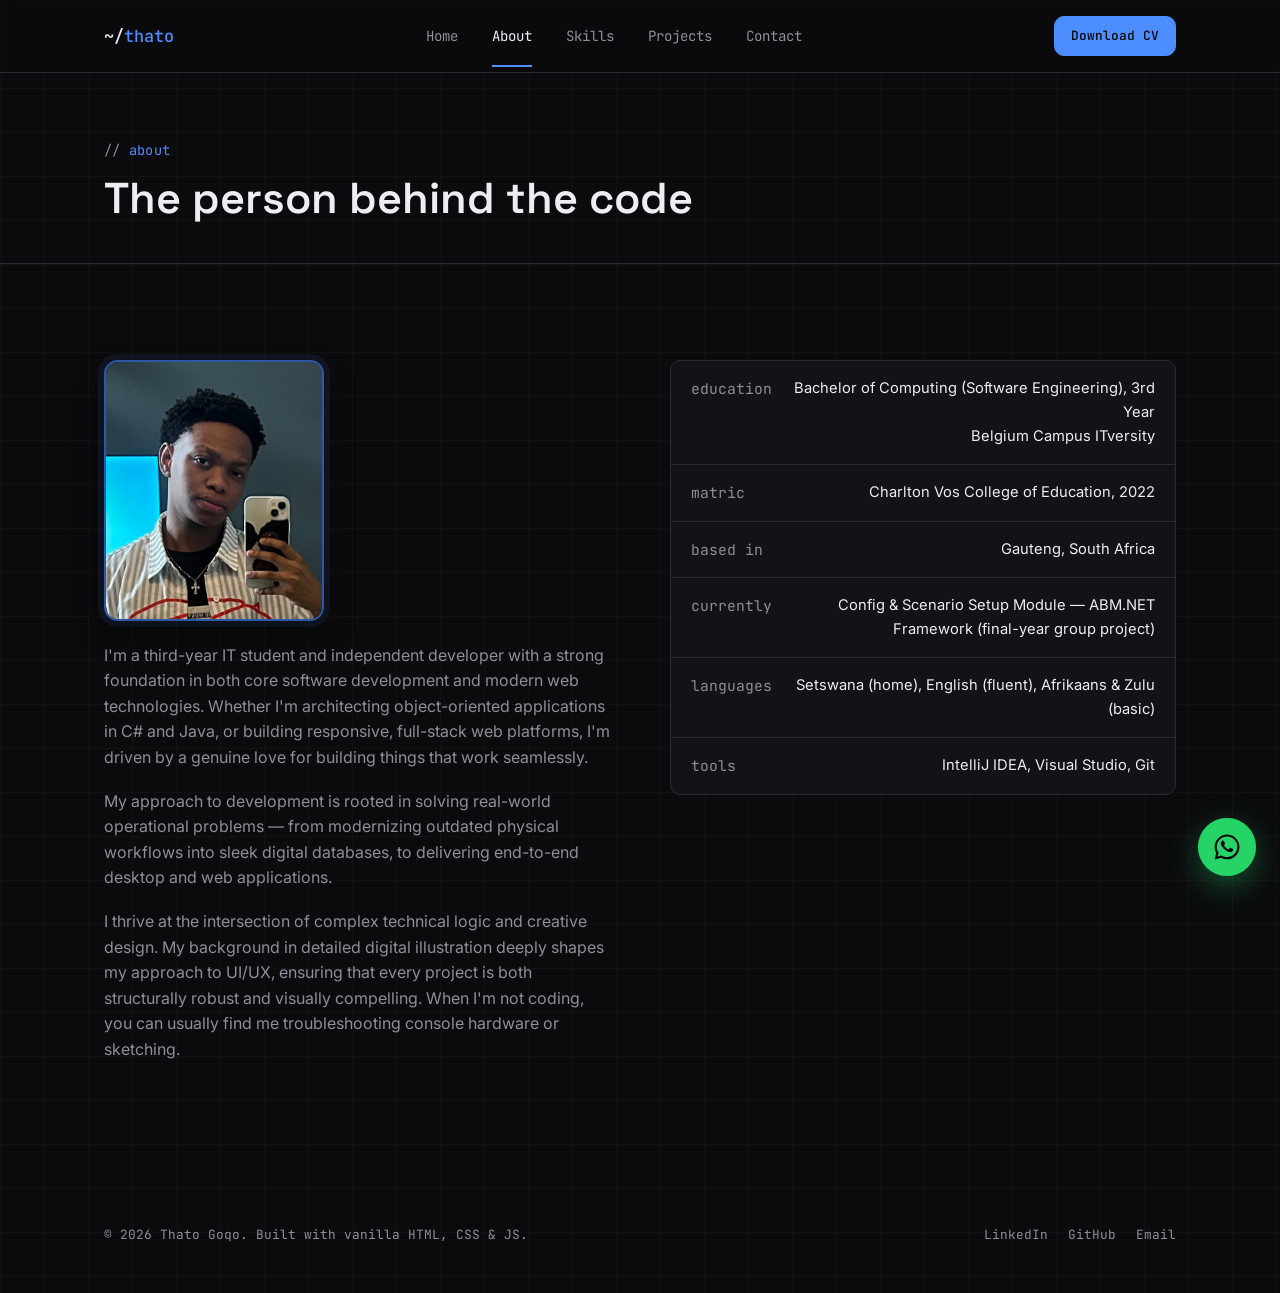
<file: Thato_Goqo_Portfolio/portfolio/about.html>
<!DOCTYPE html>
<html lang="en">
<head>
  <meta charset="UTF-8">
  <meta name="viewport" content="width=device-width, initial-scale=1.0">
  <title>About — Thato Goqo</title>
  <meta name="description" content="About Thato Goqo — 3rd-year Bachelor of Computing student and freelance web developer.">
  <link rel="stylesheet" href="css/style.css">
</head>
<body>

  <!-- ===== Page loader ===== -->
  <div class="page-loader" id="page-loader">
    <div class="loader-mark">
      <span class="loader-ring"></span>
      <span class="loader-label"></span>
    </div>
  </div>


  <!-- ===== Nav ===== -->
  <nav class="navbar">
    <div class="container">
      <a href="index.html" class="logo">~/<span>thato</span></a>
      <ul class="nav-links">
        <li><a href="index.html">Home</a></li>
        <li><a href="about.html">About</a></li>
        <li><a href="skills.html">Skills</a></li>
        <li><a href="projects.html">Projects</a></li>
        <li><a href="contact.html">Contact</a></li>
      </ul>
      <div class="nav-cta">
        <a href="assets/Thato_Goqo_CV.pdf" class="btn btn-primary btn-small" download>Download CV</a>
        <button class="nav-toggle" aria-label="Toggle menu">
          <span></span><span></span><span></span>
        </button>
      </div>
    </div>
  </nav>

  <header class="page-hero">
    <div class="container">
      <span class="section-label">about</span>
      <h1>The person behind the code</h1>
    </div>
  </header>

  <section id="about-main">
    <div class="container about-grid">
      <div class="about-text reveal">
        <div class="profile-photo profile-photo-large" style="margin-bottom: 22px;">
          <img src="assets/profile.jpg" alt="Thato Goqo">
        </div>
        <p>
          I'm a third-year IT student and independent developer with a strong foundation in both core
          software development and modern web technologies. Whether I'm architecting object-oriented
          applications in C# and Java, or building responsive, full-stack web platforms, I'm driven by
          a genuine love for building things that work seamlessly.
        </p>
        <p>
          My approach to development is rooted in solving real-world operational problems — from
          modernizing outdated physical workflows into sleek digital databases, to delivering
          end-to-end desktop and web applications.
        </p>
        <p>
          I thrive at the intersection of complex technical logic and creative design. My background in
          detailed digital illustration deeply shapes my approach to UI/UX, ensuring that every project
          is both structurally robust and visually compelling. When I'm not coding, you can usually find
          me troubleshooting console hardware or sketching.
        </p>
      </div>

      <div class="fact-list reveal">
        <div class="fact-row">
          <span class="fact-label">education</span>
          <span class="fact-value">Bachelor of Computing (Software Engineering), 3rd Year<br>Belgium Campus ITversity</span>
        </div>
        <div class="fact-row">
          <span class="fact-label">matric</span>
          <span class="fact-value">Charlton Vos College of Education, 2022</span>
        </div>
        <div class="fact-row">
          <span class="fact-label">based in</span>
          <span class="fact-value">Gauteng, South Africa</span>
        </div>
        <div class="fact-row">
          <span class="fact-label">currently</span>
          <span class="fact-value">Config &amp; Scenario Setup Module — ABM.NET Framework (final-year group project)</span>
        </div>
        <div class="fact-row">
          <span class="fact-label">languages</span>
          <span class="fact-value">Setswana (home), English (fluent), Afrikaans &amp; Zulu (basic)</span>
        </div>
        <div class="fact-row">
          <span class="fact-label">tools</span>
          <span class="fact-value">IntelliJ IDEA, Visual Studio, Git</span>
        </div>
      </div>
    </div>
  </section>

  <footer>
    <div class="container footer-inner">
      <p>&copy; <span id="year"></span> Thato Goqo. Built with vanilla HTML, CSS &amp; JS.</p>
      <div class="footer-social">
        <a href="https://www.linkedin.com/in/thato-goqo-8328b3425" target="_blank" rel="noopener">LinkedIn</a>
        <a href="https://github.com/" target="_blank" rel="noopener">GitHub</a>
        <a href="mailto:goqothato@gmail.com">Email</a>
      </div>
    </div>
  </footer>


  <!-- ===== WhatsApp floating button ===== -->
  <a
    href="https://wa.me/27812182846?text=Hi%20Thato%2C%20I%20saw%20your%20portfolio%20and%20wanted%20to%20chat."
    class="whatsapp-fab"
    target="_blank"
    rel="noopener"
    aria-label="Chat with Thato on WhatsApp"
  >
    <svg viewBox="0 0 24 24" aria-hidden="true">
      <path d="M12.04 2C6.58 2 2.13 6.45 2.13 11.91c0 1.75.46 3.45 1.32 4.95L2.05 22l5.25-1.38a9.9 9.9 0 0 0 4.74 1.21h.01c5.46 0 9.9-4.45 9.9-9.91 0-2.65-1.03-5.14-2.9-7.01A9.82 9.82 0 0 0 12.04 2m0 1.67c2.2 0 4.26.86 5.82 2.42a8.18 8.18 0 0 1 2.41 5.8c0 4.54-3.7 8.23-8.24 8.23a8.24 8.24 0 0 1-4.19-1.15l-.3-.17-3.12.82.83-3.04-.2-.32a8.13 8.13 0 0 1-1.25-4.34c0-4.54 3.7-8.25 8.24-8.25M8.53 6.85c-.16 0-.43.06-.65.3-.23.25-.85.83-.85 2.01 0 1.18.87 2.34 1 2.49.12.15 1.69 2.67 4.16 3.66 2.05.82 2.47.66 2.92.62.45-.04 1.42-.57 1.62-1.12.2-.55.2-1.02.14-1.12-.06-.1-.22-.16-.46-.28-.24-.12-1.42-.7-1.64-.78-.22-.08-.38-.12-.54.12-.16.25-.61.78-.75.94-.14.16-.28.18-.52.06-.24-.12-1.02-.37-1.94-1.19-.72-.64-1.2-1.43-1.34-1.67-.14-.24-.02-.37.1-.49.11-.11.24-.29.36-.43.12-.14.16-.24.24-.4.08-.16.04-.3-.02-.42-.06-.12-.54-1.31-.76-1.8-.18-.41-.36-.41-.54-.42-.16-.01-.34-.08-.53-.08"/>
    </svg>
  </a>

  <script src="js/main.js"></script>
</body>
</html>
</file>
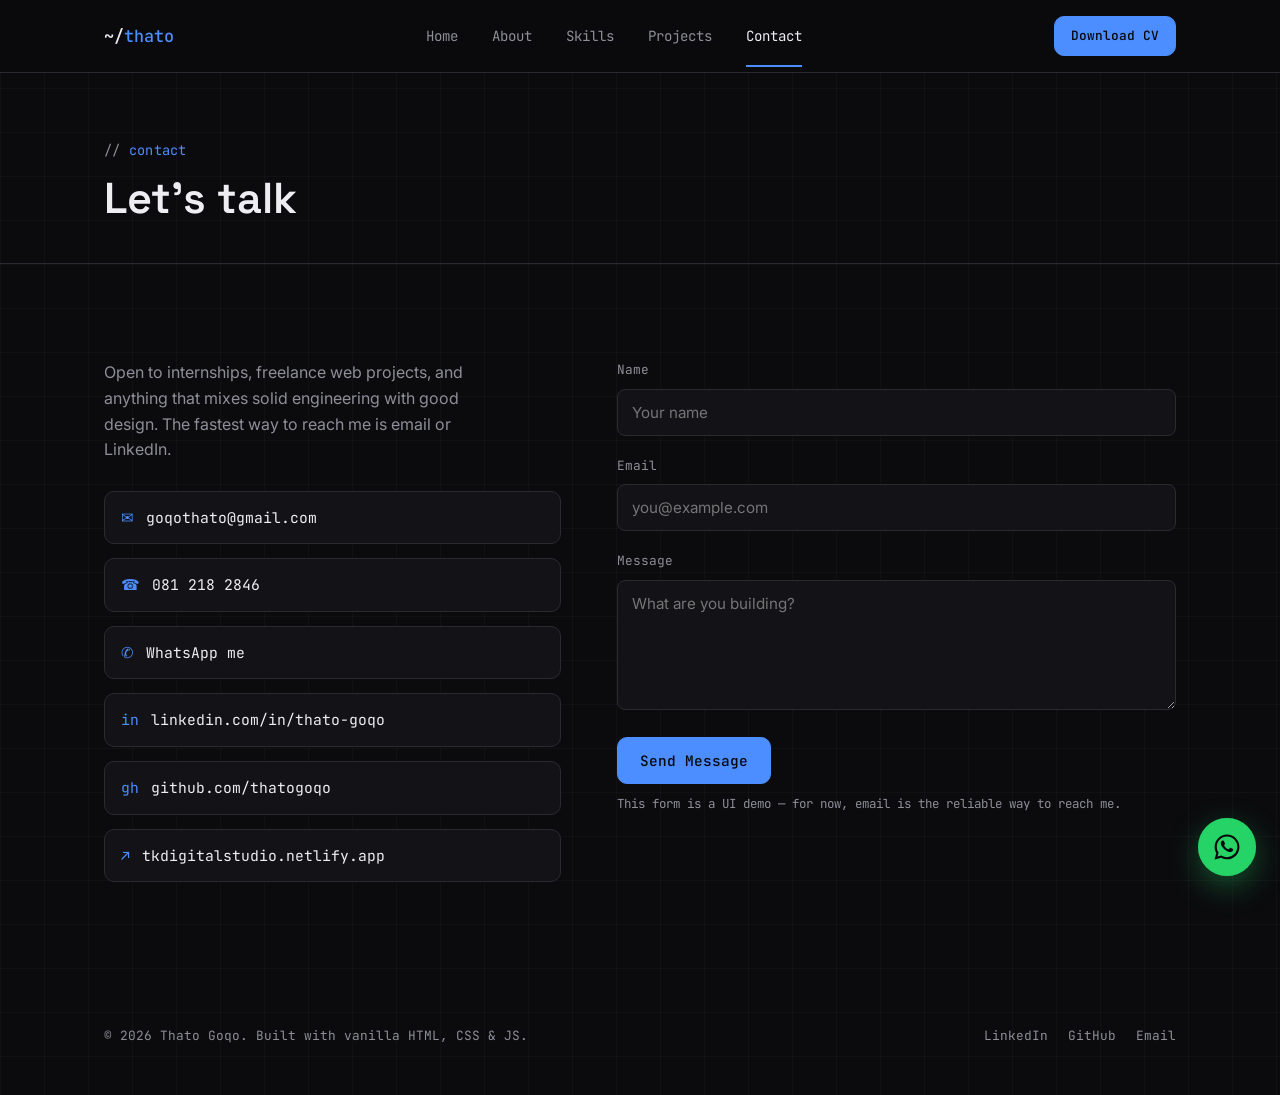
<file: Thato_Goqo_Portfolio/portfolio/contact.html>
<!DOCTYPE html>
<html lang="en">
<head>
  <meta charset="UTF-8">
  <meta name="viewport" content="width=device-width, initial-scale=1.0">
  <title>Contact — Thato Goqo</title>
  <meta name="description" content="Get in touch with Thato Goqo.">
  <link rel="stylesheet" href="css/style.css">
</head>
<body>

  <!-- ===== Page loader ===== -->
  <div class="page-loader" id="page-loader">
    <div class="loader-mark">
      <span class="loader-ring"></span>
      <span class="loader-label"></span>
    </div>
  </div>


  <!-- ===== Nav ===== -->
  <nav class="navbar">
    <div class="container">
      <a href="index.html" class="logo">~/<span>thato</span></a>
      <ul class="nav-links">
        <li><a href="index.html">Home</a></li>
        <li><a href="about.html">About</a></li>
        <li><a href="skills.html">Skills</a></li>
        <li><a href="projects.html">Projects</a></li>
        <li><a href="contact.html">Contact</a></li>
      </ul>
      <div class="nav-cta">
        <a href="assets/Thato_Goqo_CV.pdf" class="btn btn-primary btn-small" download>Download CV</a>
        <button class="nav-toggle" aria-label="Toggle menu">
          <span></span><span></span><span></span>
        </button>
      </div>
    </div>
  </nav>

  <header class="page-hero">
    <div class="container">
      <span class="section-label">contact</span>
      <h1>Let's talk</h1>
    </div>
  </header>

  <section id="contact-main">
    <div class="container contact-grid">
      <div class="contact-info reveal">
        <p>
          Open to internships, freelance web projects, and anything that mixes solid engineering
          with good design. The fastest way to reach me is email or LinkedIn.
        </p>
        <div class="contact-links">
          <a class="contact-link" href="mailto:goqothato@gmail.com">
            <span class="icon">✉</span> goqothato@gmail.com
          </a>
          <a class="contact-link" href="tel:+27812182846">
            <span class="icon">☎</span> 081 218 2846
          </a>
          <a class="contact-link" href="https://wa.me/27812182846" target="_blank" rel="noopener">
            <span class="icon">✆</span> WhatsApp me
          </a>
          <a class="contact-link" href="https://www.linkedin.com/in/thato-goqo-8328b3425" target="_blank" rel="noopener">
            <span class="icon">in</span> linkedin.com/in/thato-goqo
          </a>
          <a class="contact-link" href="https://github.com/" target="_blank" rel="noopener">
            <span class="icon">gh</span> github.com/thatogoqo
          </a>
          <a class="contact-link" href="https://tkdigitalstudio.netlify.app" target="_blank" rel="noopener">
            <span class="icon">↗</span> tkdigitalstudio.netlify.app
          </a>
        </div>
      </div>

      <form class="contact-form reveal" id="contact-form">
        <div class="form-group">
          <label for="name">Name</label>
          <input type="text" id="name" name="name" placeholder="Your name" required>
        </div>
        <div class="form-group">
          <label for="email">Email</label>
          <input type="email" id="email" name="email" placeholder="you@example.com" required>
        </div>
        <div class="form-group">
          <label for="message">Message</label>
          <textarea id="message" name="message" placeholder="What are you building?" required></textarea>
        </div>
        <button type="submit" class="btn btn-primary">Send Message</button>
        <p class="form-note">This form is a UI demo — for now, email is the reliable way to reach me.</p>
      </form>
    </div>
  </section>

  <footer>
    <div class="container footer-inner">
      <p>&copy; <span id="year"></span> Thato Goqo. Built with vanilla HTML, CSS &amp; JS.</p>
      <div class="footer-social">
        <a href="https://www.linkedin.com/in/thato-goqo-8328b3425" target="_blank" rel="noopener">LinkedIn</a>
        <a href="https://github.com/" target="_blank" rel="noopener">GitHub</a>
        <a href="mailto:goqothato@gmail.com">Email</a>
      </div>
    </div>
  </footer>


  <!-- ===== WhatsApp floating button ===== -->
  <a
    href="https://wa.me/27812182846?text=Hi%20Thato%2C%20I%20saw%20your%20portfolio%20and%20wanted%20to%20chat."
    class="whatsapp-fab"
    target="_blank"
    rel="noopener"
    aria-label="Chat with Thato on WhatsApp"
  >
    <svg viewBox="0 0 24 24" aria-hidden="true">
      <path d="M12.04 2C6.58 2 2.13 6.45 2.13 11.91c0 1.75.46 3.45 1.32 4.95L2.05 22l5.25-1.38a9.9 9.9 0 0 0 4.74 1.21h.01c5.46 0 9.9-4.45 9.9-9.91 0-2.65-1.03-5.14-2.9-7.01A9.82 9.82 0 0 0 12.04 2m0 1.67c2.2 0 4.26.86 5.82 2.42a8.18 8.18 0 0 1 2.41 5.8c0 4.54-3.7 8.23-8.24 8.23a8.24 8.24 0 0 1-4.19-1.15l-.3-.17-3.12.82.83-3.04-.2-.32a8.13 8.13 0 0 1-1.25-4.34c0-4.54 3.7-8.25 8.24-8.25M8.53 6.85c-.16 0-.43.06-.65.3-.23.25-.85.83-.85 2.01 0 1.18.87 2.34 1 2.49.12.15 1.69 2.67 4.16 3.66 2.05.82 2.47.66 2.92.62.45-.04 1.42-.57 1.62-1.12.2-.55.2-1.02.14-1.12-.06-.1-.22-.16-.46-.28-.24-.12-1.42-.7-1.64-.78-.22-.08-.38-.12-.54.12-.16.25-.61.78-.75.94-.14.16-.28.18-.52.06-.24-.12-1.02-.37-1.94-1.19-.72-.64-1.2-1.43-1.34-1.67-.14-.24-.02-.37.1-.49.11-.11.24-.29.36-.43.12-.14.16-.24.24-.4.08-.16.04-.3-.02-.42-.06-.12-.54-1.31-.76-1.8-.18-.41-.36-.41-.54-.42-.16-.01-.34-.08-.53-.08"/>
    </svg>
  </a>

  <script src="js/main.js"></script>
</body>
</html>
</file>
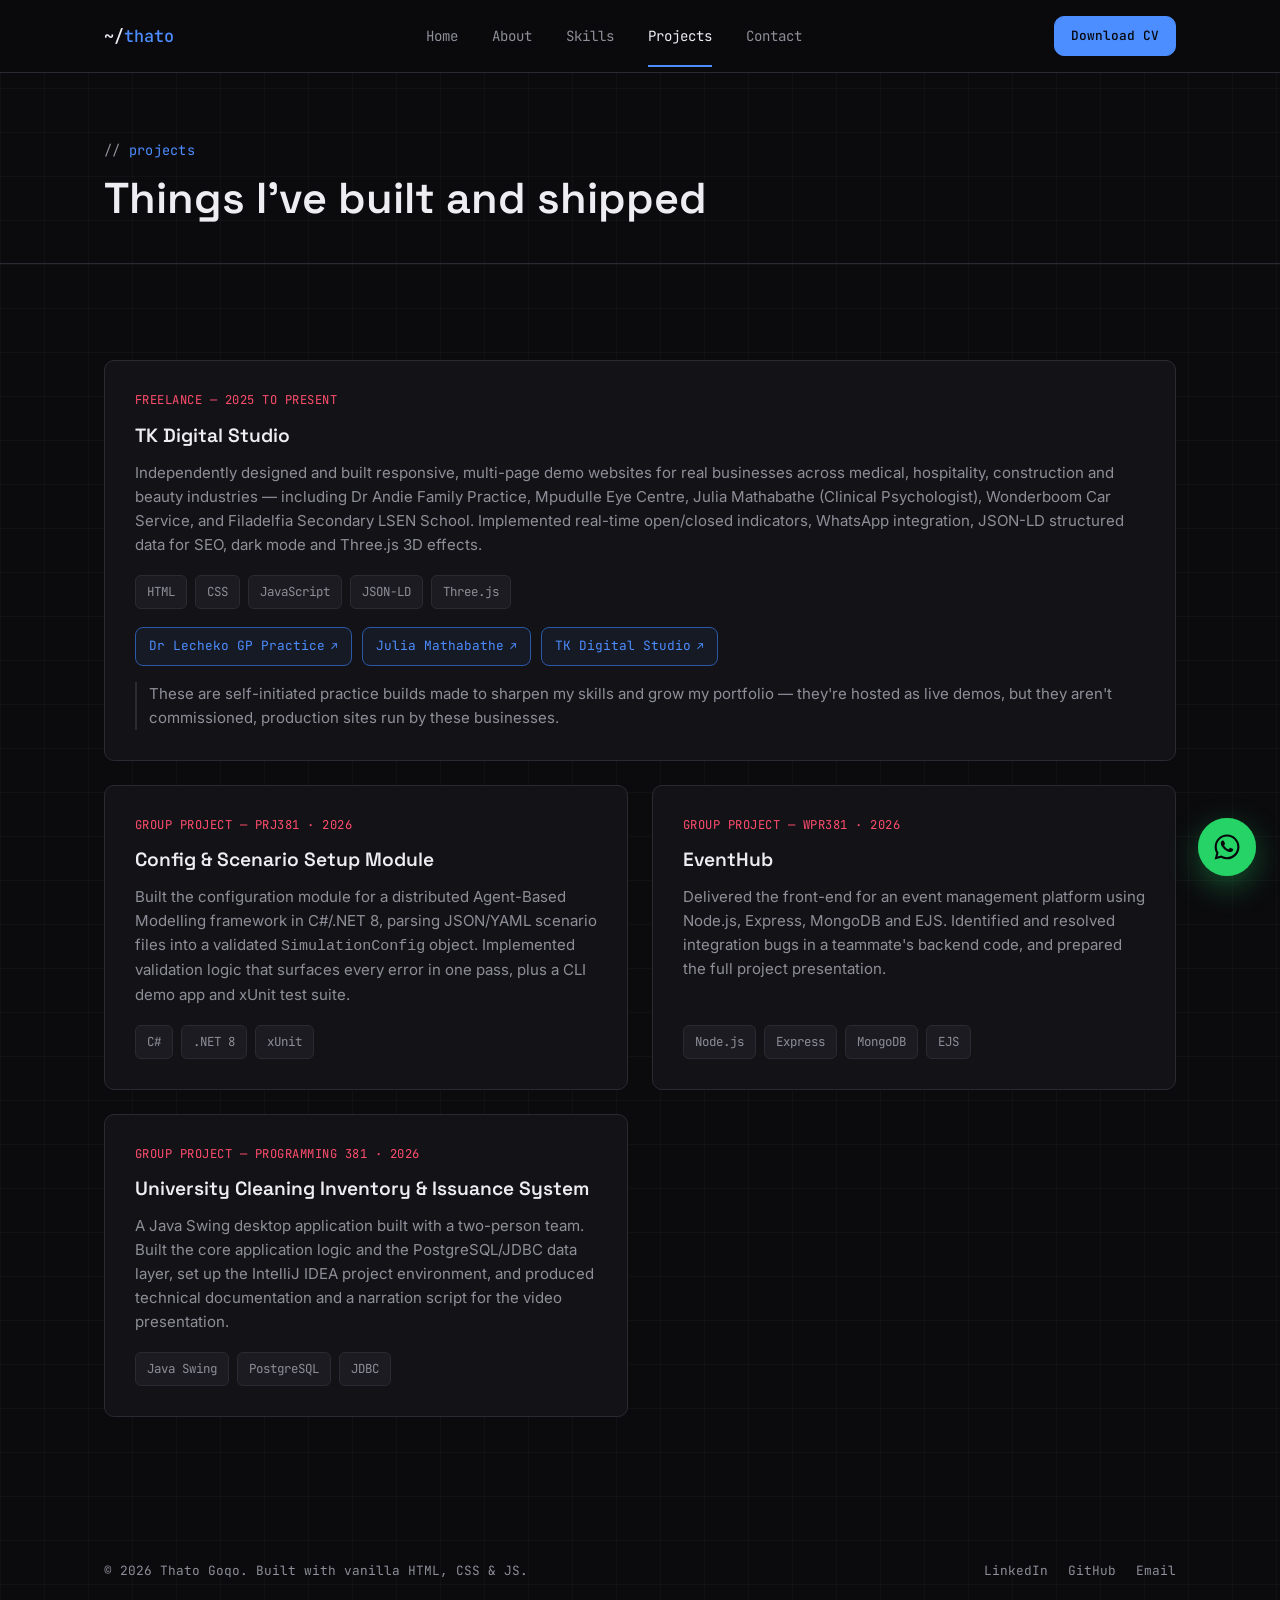
<file: Thato_Goqo_Portfolio/portfolio/projects.html>
<!DOCTYPE html>
<html lang="en">
<head>
  <meta charset="UTF-8">
  <meta name="viewport" content="width=device-width, initial-scale=1.0">
  <title>Projects — Thato Goqo</title>
  <meta name="description" content="Projects built by Thato Goqo — TK Digital Studio client sites, ABM.NET framework, EventHub and more.">
  <link rel="stylesheet" href="css/style.css">
</head>
<body>

  <!-- ===== Page loader ===== -->
  <div class="page-loader" id="page-loader">
    <div class="loader-mark">
      <span class="loader-ring"></span>
      <span class="loader-label"></span>
    </div>
  </div>


  <!-- ===== Nav ===== -->
  <nav class="navbar">
    <div class="container">
      <a href="index.html" class="logo">~/<span>thato</span></a>
      <ul class="nav-links">
        <li><a href="index.html">Home</a></li>
        <li><a href="about.html">About</a></li>
        <li><a href="skills.html">Skills</a></li>
        <li><a href="projects.html">Projects</a></li>
        <li><a href="contact.html">Contact</a></li>
      </ul>
      <div class="nav-cta">
        <a href="assets/Thato_Goqo_CV.pdf" class="btn btn-primary btn-small" download>Download CV</a>
        <button class="nav-toggle" aria-label="Toggle menu">
          <span></span><span></span><span></span>
        </button>
      </div>
    </div>
  </nav>

  <header class="page-hero">
    <div class="container">
      <span class="section-label">projects</span>
      <h1>Things I've built and shipped</h1>
    </div>
  </header>

  <section id="projects-main">
    <div class="container">
      <div class="project-grid">

        <div class="project-card project-featured reveal">
          <span class="project-tag-row">Freelance — 2025 to present</span>
          <h3>TK Digital Studio</h3>
          <p>
            Independently designed and built responsive, multi-page demo websites for real businesses
            across medical, hospitality, construction and beauty industries — including Dr Andie Family
            Practice, Mpudulle Eye Centre, Julia Mathabathe (Clinical Psychologist), Wonderboom Car
            Service, and Filadelfia Secondary LSEN School. Implemented real-time open/closed indicators,
            WhatsApp integration, JSON-LD structured data for SEO, dark mode and Three.js 3D effects.
          </p>
          <div class="tag-list">
            <span class="tag">HTML</span>
            <span class="tag">CSS</span>
            <span class="tag">JavaScript</span>
            <span class="tag">JSON-LD</span>
            <span class="tag">Three.js</span>
          </div>

          <div class="demo-links">
            <a href="https://drlecheko.netlify.app" target="_blank" rel="noopener" class="demo-link">
              Dr Lecheko GP Practice <span class="demo-link-arrow">↗</span>
            </a>
            <a href="https://juliamathabathe.netlify.app" target="_blank" rel="noopener" class="demo-link">
              Julia Mathabathe <span class="demo-link-arrow">↗</span>
            </a>
            <a href="https://tkdigitalstudio.netlify.app" target="_blank" rel="noopener" class="demo-link">
              TK Digital Studio <span class="demo-link-arrow">↗</span>
            </a>
          </div>
          <p class="demo-disclaimer">
            These are self-initiated practice builds made to sharpen my skills and grow my portfolio —
            they're hosted as live demos, but they aren't commissioned, production sites run by these
            businesses.
          </p>
        </div>

        <div class="project-card reveal">
          <span class="project-tag-row">Group project — PRJ381 · 2026</span>
          <h3>Config &amp; Scenario Setup Module</h3>
          <p>
            Built the configuration module for a distributed Agent-Based Modelling framework in C#/.NET 8,
            parsing JSON/YAML scenario files into a validated <code>SimulationConfig</code> object. Implemented
            validation logic that surfaces every error in one pass, plus a CLI demo app and xUnit test suite.
          </p>
          <div class="tag-list">
            <span class="tag">C#</span>
            <span class="tag">.NET 8</span>
            <span class="tag">xUnit</span>
          </div>
        </div>

        <div class="project-card reveal">
          <span class="project-tag-row">Group project — WPR381 · 2026</span>
          <h3>EventHub</h3>
          <p>
            Delivered the front-end for an event management platform using Node.js, Express, MongoDB
            and EJS. Identified and resolved integration bugs in a teammate's backend code, and prepared
            the full project presentation.
          </p>
          <div class="tag-list">
            <span class="tag">Node.js</span>
            <span class="tag">Express</span>
            <span class="tag">MongoDB</span>
            <span class="tag">EJS</span>
          </div>
        </div>

        <div class="project-card reveal">
          <span class="project-tag-row">Group project — Programming 381 · 2026</span>
          <h3>University Cleaning Inventory &amp; Issuance System</h3>
          <p>
            A Java Swing desktop application built with a two-person team. Built the core application
            logic and the PostgreSQL/JDBC data layer, set up the IntelliJ IDEA project environment,
            and produced technical documentation and a narration script for the video presentation.
          </p>
          <div class="tag-list">
            <span class="tag">Java Swing</span>
            <span class="tag">PostgreSQL</span>
            <span class="tag">JDBC</span>
          </div>
        </div>

      </div>
    </div>
  </section>

  <footer>
    <div class="container footer-inner">
      <p>&copy; <span id="year"></span> Thato Goqo. Built with vanilla HTML, CSS &amp; JS.</p>
      <div class="footer-social">
        <a href="https://www.linkedin.com/in/thato-goqo-8328b3425" target="_blank" rel="noopener">LinkedIn</a>
        <a href="https://github.com/" target="_blank" rel="noopener">GitHub</a>
        <a href="mailto:goqothato@gmail.com">Email</a>
      </div>
    </div>
  </footer>


  <!-- ===== WhatsApp floating button ===== -->
  <a
    href="https://wa.me/27812182846?text=Hi%20Thato%2C%20I%20saw%20your%20portfolio%20and%20wanted%20to%20chat."
    class="whatsapp-fab"
    target="_blank"
    rel="noopener"
    aria-label="Chat with Thato on WhatsApp"
  >
    <svg viewBox="0 0 24 24" aria-hidden="true">
      <path d="M12.04 2C6.58 2 2.13 6.45 2.13 11.91c0 1.75.46 3.45 1.32 4.95L2.05 22l5.25-1.38a9.9 9.9 0 0 0 4.74 1.21h.01c5.46 0 9.9-4.45 9.9-9.91 0-2.65-1.03-5.14-2.9-7.01A9.82 9.82 0 0 0 12.04 2m0 1.67c2.2 0 4.26.86 5.82 2.42a8.18 8.18 0 0 1 2.41 5.8c0 4.54-3.7 8.23-8.24 8.23a8.24 8.24 0 0 1-4.19-1.15l-.3-.17-3.12.82.83-3.04-.2-.32a8.13 8.13 0 0 1-1.25-4.34c0-4.54 3.7-8.25 8.24-8.25M8.53 6.85c-.16 0-.43.06-.65.3-.23.25-.85.83-.85 2.01 0 1.18.87 2.34 1 2.49.12.15 1.69 2.67 4.16 3.66 2.05.82 2.47.66 2.92.62.45-.04 1.42-.57 1.62-1.12.2-.55.2-1.02.14-1.12-.06-.1-.22-.16-.46-.28-.24-.12-1.42-.7-1.64-.78-.22-.08-.38-.12-.54.12-.16.25-.61.78-.75.94-.14.16-.28.18-.52.06-.24-.12-1.02-.37-1.94-1.19-.72-.64-1.2-1.43-1.34-1.67-.14-.24-.02-.37.1-.49.11-.11.24-.29.36-.43.12-.14.16-.24.24-.4.08-.16.04-.3-.02-.42-.06-.12-.54-1.31-.76-1.8-.18-.41-.36-.41-.54-.42-.16-.01-.34-.08-.53-.08"/>
    </svg>
  </a>

  <script src="js/main.js"></script>
</body>
</html>
</file>
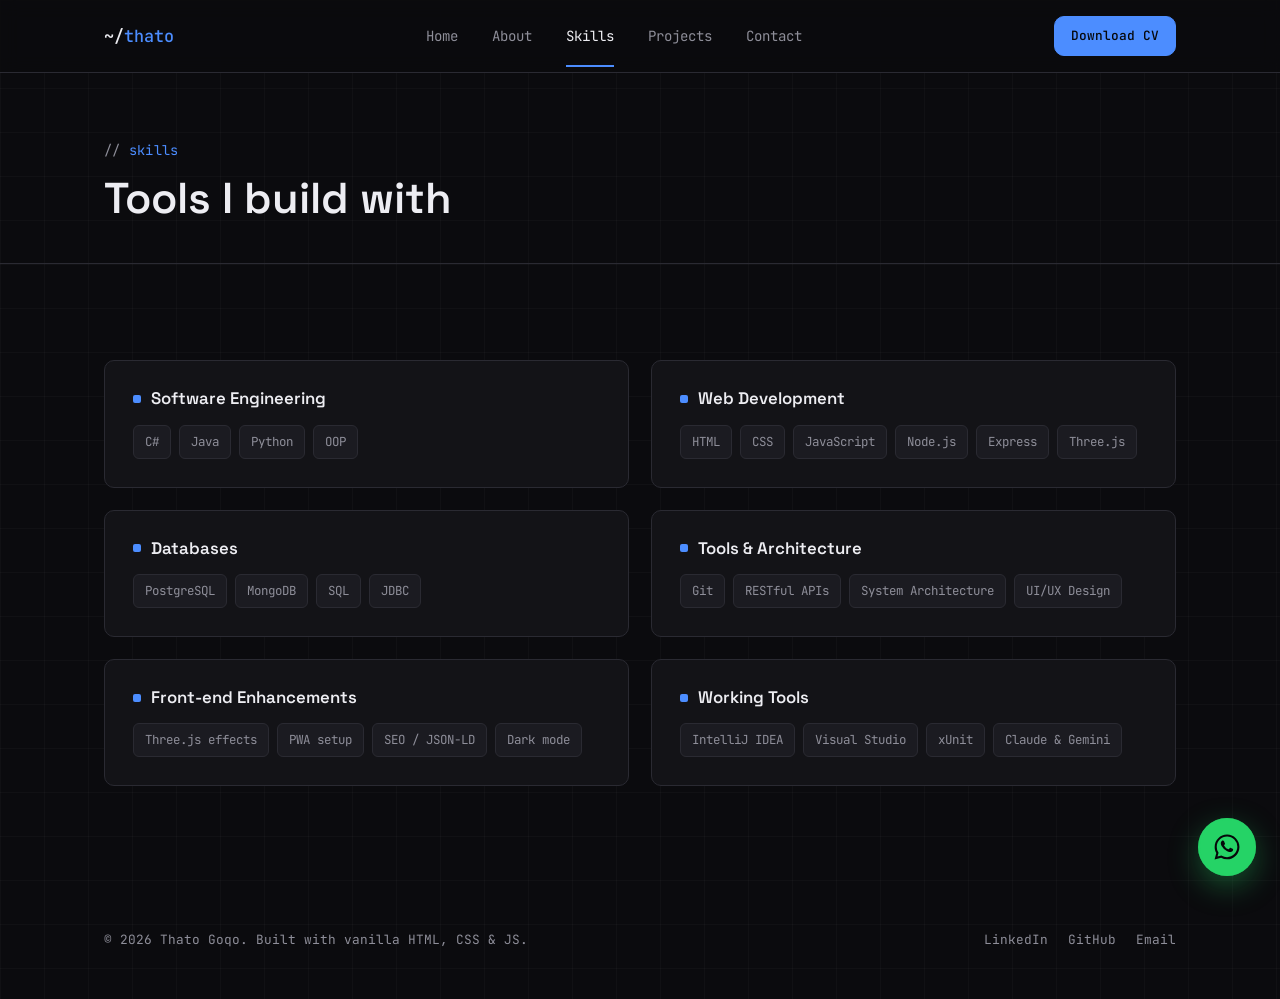
<file: Thato_Goqo_Portfolio/portfolio/skills.html>
<!DOCTYPE html>
<html lang="en">
<head>
  <meta charset="UTF-8">
  <meta name="viewport" content="width=device-width, initial-scale=1.0">
  <title>Skills — Thato Goqo</title>
  <meta name="description" content="Technical skills of Thato Goqo across software engineering, web development, databases and tools.">
  <link rel="stylesheet" href="css/style.css">
</head>
<body>

  <!-- ===== Page loader ===== -->
  <div class="page-loader" id="page-loader">
    <div class="loader-mark">
      <span class="loader-ring"></span>
      <span class="loader-label"></span>
    </div>
  </div>


  <!-- ===== Nav ===== -->
  <nav class="navbar">
    <div class="container">
      <a href="index.html" class="logo">~/<span>thato</span></a>
      <ul class="nav-links">
        <li><a href="index.html">Home</a></li>
        <li><a href="about.html">About</a></li>
        <li><a href="skills.html">Skills</a></li>
        <li><a href="projects.html">Projects</a></li>
        <li><a href="contact.html">Contact</a></li>
      </ul>
      <div class="nav-cta">
        <a href="assets/Thato_Goqo_CV.pdf" class="btn btn-primary btn-small" download>Download CV</a>
        <button class="nav-toggle" aria-label="Toggle menu">
          <span></span><span></span><span></span>
        </button>
      </div>
    </div>
  </nav>

  <header class="page-hero">
    <div class="container">
      <span class="section-label">skills</span>
      <h1>Tools I build with</h1>
    </div>
  </header>

  <section id="skills-main">
    <div class="container">
      <div class="skills-grid">
        <div class="skill-card reveal">
          <h3>Software Engineering</h3>
          <div class="tag-list">
            <span class="tag">C#</span>
            <span class="tag">Java</span>
            <span class="tag">Python</span>
            <span class="tag">OOP</span>
          </div>
        </div>

        <div class="skill-card reveal">
          <h3>Web Development</h3>
          <div class="tag-list">
            <span class="tag">HTML</span>
            <span class="tag">CSS</span>
            <span class="tag">JavaScript</span>
            <span class="tag">Node.js</span>
            <span class="tag">Express</span>
            <span class="tag">Three.js</span>
          </div>
        </div>

        <div class="skill-card reveal">
          <h3>Databases</h3>
          <div class="tag-list">
            <span class="tag">PostgreSQL</span>
            <span class="tag">MongoDB</span>
            <span class="tag">SQL</span>
            <span class="tag">JDBC</span>
          </div>
        </div>

        <div class="skill-card reveal">
          <h3>Tools &amp; Architecture</h3>
          <div class="tag-list">
            <span class="tag">Git</span>
            <span class="tag">RESTful APIs</span>
            <span class="tag">System Architecture</span>
            <span class="tag">UI/UX Design</span>
          </div>
        </div>

        <div class="skill-card reveal">
          <h3>Front-end Enhancements</h3>
          <div class="tag-list">
            <span class="tag">Three.js effects</span>
            <span class="tag">PWA setup</span>
            <span class="tag">SEO / JSON-LD</span>
            <span class="tag">Dark mode</span>
          </div>
        </div>

        <div class="skill-card reveal">
          <h3>Working Tools</h3>
          <div class="tag-list">
            <span class="tag">IntelliJ IDEA</span>
            <span class="tag">Visual Studio</span>
            <span class="tag">xUnit</span>
            <span class="tag">Claude &amp; Gemini</span>
          </div>
        </div>
      </div>
    </div>
  </section>

  <footer>
    <div class="container footer-inner">
      <p>&copy; <span id="year"></span> Thato Goqo. Built with vanilla HTML, CSS &amp; JS.</p>
      <div class="footer-social">
        <a href="https://www.linkedin.com/in/thato-goqo-8328b3425" target="_blank" rel="noopener">LinkedIn</a>
        <a href="https://github.com/" target="_blank" rel="noopener">GitHub</a>
        <a href="mailto:goqothato@gmail.com">Email</a>
      </div>
    </div>
  </footer>


  <!-- ===== WhatsApp floating button ===== -->
  <a
    href="https://wa.me/27812182846?text=Hi%20Thato%2C%20I%20saw%20your%20portfolio%20and%20wanted%20to%20chat."
    class="whatsapp-fab"
    target="_blank"
    rel="noopener"
    aria-label="Chat with Thato on WhatsApp"
  >
    <svg viewBox="0 0 24 24" aria-hidden="true">
      <path d="M12.04 2C6.58 2 2.13 6.45 2.13 11.91c0 1.75.46 3.45 1.32 4.95L2.05 22l5.25-1.38a9.9 9.9 0 0 0 4.74 1.21h.01c5.46 0 9.9-4.45 9.9-9.91 0-2.65-1.03-5.14-2.9-7.01A9.82 9.82 0 0 0 12.04 2m0 1.67c2.2 0 4.26.86 5.82 2.42a8.18 8.18 0 0 1 2.41 5.8c0 4.54-3.7 8.23-8.24 8.23a8.24 8.24 0 0 1-4.19-1.15l-.3-.17-3.12.82.83-3.04-.2-.32a8.13 8.13 0 0 1-1.25-4.34c0-4.54 3.7-8.25 8.24-8.25M8.53 6.85c-.16 0-.43.06-.65.3-.23.25-.85.83-.85 2.01 0 1.18.87 2.34 1 2.49.12.15 1.69 2.67 4.16 3.66 2.05.82 2.47.66 2.92.62.45-.04 1.42-.57 1.62-1.12.2-.55.2-1.02.14-1.12-.06-.1-.22-.16-.46-.28-.24-.12-1.42-.7-1.64-.78-.22-.08-.38-.12-.54.12-.16.25-.61.78-.75.94-.14.16-.28.18-.52.06-.24-.12-1.02-.37-1.94-1.19-.72-.64-1.2-1.43-1.34-1.67-.14-.24-.02-.37.1-.49.11-.11.24-.29.36-.43.12-.14.16-.24.24-.4.08-.16.04-.3-.02-.42-.06-.12-.54-1.31-.76-1.8-.18-.41-.36-.41-.54-.42-.16-.01-.34-.08-.53-.08"/>
    </svg>
  </a>

  <script src="js/main.js"></script>
</body>
</html>
</file>
<file: css/style.css>
/* Thato Goqo — portfolio. Vanilla CSS, no build step. */
:root {
  --paper: #0b0a14; --panel: #14121f; --well: #08070f; --ink: #f2efff; --ink-2: #a9a5c4; --line: rgba(242, 239, 255, .14);
  --accent: #a78bfa; --on-accent: #0b0a14;
  --c-pink: #ff6b9d; --c-amber: #ffc857; --c-mint: #4adeb0; --c-sky: #5bc8ff;
  --glow: rgba(167, 139, 250, .38);
  --font-ui: 'Bricolage Grotesque', 'Segoe UI', system-ui, sans-serif;
  --font-text: 'Newsreader', Georgia, 'Times New Roman', serif;
  --wrap: 1180px; --gut: clamp(20px, 4vw, 48px);
  color-scheme: dark;
}
:root[data-theme='light'] {
  --paper: #f6f4fb; --panel: #ebe7f6; --well: #ffffff; --ink: #14112a; --ink-2: #55507a; --line: rgba(20, 17, 42, .16);
  --accent: #6d4aff; --on-accent: #ffffff;
  --c-pink: #e0356f; --c-amber: #c98200; --c-mint: #0e9f78; --c-sky: #1a82c4;
  --glow: rgba(109, 74, 255, .22);
  color-scheme: light;
}
*, *::before, *::after { box-sizing: border-box; }
html { scroll-behavior: smooth; -webkit-text-size-adjust: 100%; }
body { margin: 0; background: var(--paper); color: var(--ink); font-family: var(--font-text); font-size: 1.125rem; line-height: 1.65; -webkit-font-smoothing: antialiased; }
img, canvas { display: block; max-width: 100%; }
a { color: inherit; text-decoration-thickness: 1.5px; text-underline-offset: 3px; }
a:hover { color: var(--accent); }
:focus-visible { outline: 3px solid var(--accent); outline-offset: 3px; border-radius: 4px; }
::selection { background: var(--accent); color: var(--on-accent); }
h1, h2, h3, h4 { font-family: var(--font-ui); font-weight: 700; margin: 0; letter-spacing: -.02em; text-wrap: balance; }
p { margin: 0 0 1em; }
.wrap { max-width: var(--wrap); margin: 0 auto; padding-inline: var(--gut); }
.skip { position: absolute; left: 12px; top: -60px; background: var(--ink); color: var(--paper); padding: 10px 16px; border-radius: 8px; font-family: var(--font-ui); z-index: 100; }
.skip:focus { top: 12px; }

/* nav */
.nav { position: sticky; top: 0; z-index: 50; background: color-mix(in srgb, var(--paper) 92%, transparent); backdrop-filter: blur(10px); border-bottom: 1px solid var(--line); }
.nav .wrap { display: flex; align-items: center; gap: 20px; height: 68px; }
.brand { font-family: var(--font-ui); font-weight: 800; font-size: 1.15rem; letter-spacing: -.02em; text-decoration: none; margin-right: auto; display: flex; align-items: center; gap: 10px; }
.brand-img { width: 36px; height: 36px; border-radius: 50%; object-fit: cover; object-position: top; flex: none; border: 2px solid var(--accent); }
.nav-links { display: flex; gap: 6px; list-style: none; margin: 0; padding: 0; font-family: var(--font-ui); font-weight: 500; font-size: .98rem; }
.nav-links a { text-decoration: none; padding: 8px 12px; border-radius: 999px; display: block; }
.nav-links a:hover { background: var(--panel); color: var(--ink); }
.nav-links a[aria-current='page'] { background: var(--accent); color: var(--on-accent); }
.icon-btn { width: 40px; height: 40px; border-radius: 50%; border: 1.5px solid var(--ink); background: transparent; color: var(--ink); display: grid; place-items: center; cursor: pointer; flex: none; }
.icon-btn:hover { background: var(--ink); color: var(--paper); }
.icon-btn svg { width: 18px; height: 18px; fill: none; stroke: currentColor; stroke-width: 2; stroke-linecap: round; stroke-linejoin: round; }
.theme-toggle .moon { display: none; }
:root[data-theme='dark'] .theme-toggle .moon { display: block; }
:root[data-theme='dark'] .theme-toggle .sun { display: none; }
.menu-btn { display: none; }

/* buttons */
.btn { display: inline-flex; align-items: center; gap: 8px; font-family: var(--font-ui); font-weight: 600; font-size: 1rem; line-height: 1; padding: 14px 22px; border-radius: 999px; border: 1.5px solid var(--ink); background: transparent; color: var(--ink); text-decoration: none; cursor: pointer; transition: background .15s, color .15s, border-color .15s, box-shadow .15s, transform .15s; }
.btn:hover { background: var(--ink); color: var(--paper); }
.btn-solid { background: var(--accent); border-color: var(--accent); color: var(--on-accent); box-shadow: 0 8px 28px -10px var(--glow); }
.btn-solid:hover { background: var(--c-amber); border-color: var(--c-amber); color: #0b0a14; box-shadow: 0 8px 28px -8px var(--c-amber); transform: translateY(-1px); }
.btn-small { padding: 10px 16px; font-size: .92rem; }
.btn[disabled] { opacity: .6; cursor: default; }

/* hero */
.hero { padding: clamp(32px, 5vw, 64px) 0 clamp(36px, 5vw, 64px); }
.hero h1 { font-size: clamp(2rem, 4.2vw, 3.6rem); line-height: 1.04; font-stretch: 88%; max-width: 19em; }
.hero { position: relative; background: radial-gradient(640px 320px at 88% 0%, rgba(167,139,250,.16), transparent 70%), radial-gradient(520px 300px at 0% 40%, rgba(255,107,157,.08), transparent 70%); }
:root[data-theme='light'] .hero { background: none; }
.id-row { display: flex; align-items: center; gap: 18px; margin-bottom: clamp(20px, 3vw, 32px); }
.avatar { width: 88px; height: 88px; border-radius: 50%; padding: 3px; background: conic-gradient(var(--accent), var(--c-pink), var(--c-amber), var(--c-mint), var(--c-sky), var(--accent)); flex: none; }
.avatar img { width: 100%; height: 100%; border-radius: 50%; object-fit: cover; object-position: top; border: 3px solid var(--paper); }
.id-name { font-family: var(--font-ui); font-weight: 800; font-size: clamp(1.4rem, 2.6vw, 2rem); letter-spacing: -.02em; line-height: 1.1; }
.id-role { font-family: var(--font-ui); color: var(--ink-2); font-size: 1rem; margin-top: 4px; }
.lede { font-size: clamp(1.15rem, 1.8vw, 1.4rem); line-height: 1.5; color: var(--ink-2); max-width: 36em; margin: 22px 0 28px; }
.cta { display: flex; flex-wrap: wrap; gap: 12px; }

/* sandbox */
.sandbox { margin-top: clamp(32px, 5vw, 56px); border: 1px solid var(--line); border-radius: 22px; background: var(--panel); box-shadow: 0 40px 90px -40px var(--glow); padding: clamp(14px, 2vw, 22px); display: grid; grid-template-columns: minmax(0, 1.4fr) minmax(0, 1fr); gap: clamp(16px, 2.4vw, 28px); }
.sb-head { display: flex; justify-content: space-between; gap: 12px; align-items: baseline; font-family: var(--font-ui); font-size: .95rem; margin-bottom: 10px; flex-wrap: wrap; }
.sb-head strong { font-weight: 700; }
.sb-head span { color: var(--ink-2); font-variant-numeric: tabular-nums; }
.sim-wrap { background: var(--well); border: 1px solid var(--line); border-radius: 14px; overflow: hidden; }
#sim { width: 100%; aspect-ratio: 3 / 2; }
.chart-wrap { background: var(--well); border: 1px solid var(--line); border-radius: 14px; padding: 8px; }
#chart { width: 100%; aspect-ratio: 16 / 10; }
.legend { display: flex; flex-wrap: wrap; gap: 6px 18px; font-family: var(--font-ui); font-size: .85rem; color: var(--ink-2); margin: 10px 2px 0; }
.legend i { display: inline-block; vertical-align: -2px; margin-right: 6px; }
.k-s { width: 10px; height: 10px; border-radius: 50%; background: var(--c-sky); opacity: .7; }
.k-i { width: 10px; height: 10px; border-radius: 50%; background: var(--c-pink); box-shadow: 0 0 8px var(--c-pink); }
.k-r { width: 10px; height: 10px; border-radius: 50%; background: var(--c-mint); }
.k-band { width: 16px; height: 9px; background: var(--c-pink); opacity: .28; border-radius: 2px; }
.k-mean { width: 16px; height: 3px; background: var(--ink); border-radius: 2px; vertical-align: 2px !important; }
.k-live { width: 16px; height: 3px; background: var(--c-pink); border-radius: 2px; vertical-align: 2px !important; }
.controls { display: flex; flex-wrap: wrap; gap: 10px; align-items: center; margin-top: 12px; font-family: var(--font-ui); }
.seg { display: inline-flex; border: 1.5px solid var(--line); border-radius: 999px; overflow: hidden; background: var(--well); }
.seg legend { position: absolute; left: -9999px; }
.seg label { cursor: pointer; }
.seg input { position: absolute; opacity: 0; pointer-events: none; }
.seg span { display: block; padding: 8px 14px; font-size: .9rem; font-weight: 600; }
.seg input:checked + span { background: var(--accent); color: var(--on-accent); }
.seg input:focus-visible + span { outline: 3px solid var(--accent); outline-offset: -3px; }
fieldset.seg { margin: 0; min-width: 0; padding: 0; }
.stats { display: grid; grid-template-columns: repeat(2, 1fr); gap: 0; margin: 14px 0 0; border-top: 1px solid var(--line); font-family: var(--font-ui); }
.stats div { padding: 9px 2px; border-bottom: 1px solid var(--line); display: flex; justify-content: space-between; gap: 8px; font-size: .9rem; }
.stats div:nth-child(odd) { padding-right: 14px; }
.stats dt { color: var(--ink-2); }
.stats dd { margin: 0; font-weight: 700; font-variant-numeric: tabular-nums; }
.sb-note { font-size: .98rem; color: var(--ink-2); margin: 14px 2px 0; line-height: 1.5; grid-column: 1 / -1; padding-top: 4px; }

/* sections */
.section { padding: clamp(48px, 7vw, 96px) 0; border-top: 1px solid var(--line); }
.section-head { display: flex; justify-content: space-between; align-items: end; gap: 24px; margin-bottom: clamp(24px, 4vw, 48px); flex-wrap: wrap; }
.section-head h2 { font-size: clamp(1.9rem, 3.8vw, 3rem); line-height: 1.05; }
.section-head a { font-family: var(--font-ui); font-weight: 600; }
.page-hero { padding: clamp(44px, 7vw, 96px) 0 clamp(28px, 4vw, 48px); }
.page-hero h1 { font-size: clamp(2.3rem, 5.4vw, 4.2rem); line-height: 1.04; font-stretch: 88%; max-width: 15em; }
.page-hero .lede { margin-bottom: 0; }

/* case-study rows */
.proj { display: grid; grid-template-columns: minmax(0, 4fr) minmax(0, 8fr); gap: clamp(16px, 4vw, 56px); padding: clamp(28px, 4vw, 44px) 0; border-top: 1px solid var(--line); }
.proj:first-of-type { border-top: 0; padding-top: 0; }
.proj-meta { font-family: var(--font-ui); font-size: .95rem; color: var(--ink-2); line-height: 1.45; }
.proj-meta b { display: block; font-weight: 700; margin-bottom: 4px; }
.proj h3 { font-size: clamp(1.5rem, 2.6vw, 2.2rem); line-height: 1.1; margin-bottom: 12px; }
.proj.lead h3 { font-size: clamp(1.8rem, 3.4vw, 2.9rem); }
.proj ul { margin: 0 0 16px; padding-left: 1.2em; }
.proj li { margin-bottom: .4em; padding-left: .2em; }
.proj { --pc: var(--accent); }
.p-violet { --pc: var(--accent); } .p-mint { --pc: var(--c-mint); } .p-amber { --pc: var(--c-amber); } .p-pink { --pc: var(--c-pink); } .p-sky { --pc: var(--c-sky); }
.proj li::marker { color: var(--pc); }
.proj-meta b { color: var(--pc); }
.proj h3::before { content: ''; display: block; width: 36px; height: 5px; border-radius: 3px; background: var(--pc); margin-bottom: 14px; }
.proj .chips li { border-color: color-mix(in srgb, var(--pc) 55%, transparent); background: color-mix(in srgb, var(--pc) 13%, transparent); }
.proj .demo-links a:hover { background: var(--pc); border-color: var(--pc); color: #0b0a14; }
.chips { display: flex; flex-wrap: wrap; gap: 8px; list-style: none; margin: 16px 0 0; padding: 0; }
.chips li { margin: 0; padding: 5px 11px; border-radius: 7px; border: 1px solid var(--line); background: var(--panel); font-family: var(--font-ui); font-size: .85rem; font-weight: 500; }
.demo-links { display: flex; flex-wrap: wrap; gap: 10px; margin: 18px 0 8px; }
.demo-links a { font-family: var(--font-ui); font-weight: 600; font-size: .95rem; text-decoration: none; padding: 9px 14px; border: 1.5px solid var(--ink); border-radius: 999px; }
.demo-links a:hover { background: var(--ink); color: var(--paper); }
.fine { font-size: .95rem; color: var(--ink-2); max-width: 40em; }

/* about */
.about-grid { display: grid; grid-template-columns: minmax(0, 4fr) minmax(0, 8fr); gap: clamp(24px, 5vw, 72px); align-items: start; }
.portrait { position: relative; max-width: 340px; }
.portrait::before { content: ''; position: absolute; inset: 14px -12px -12px 14px; background: linear-gradient(145deg, var(--accent), var(--c-pink)); border-radius: 20px; opacity: .9; }
.portrait img { position: relative; width: 100%; height: auto; border-radius: 20px; border: 2px solid var(--paper); aspect-ratio: 4 / 3; object-fit: cover; object-position: 50% 38%; }
.prose p { max-width: 36em; }
.prose p:first-child { font-size: 1.3rem; line-height: 1.55; }
.facts { display: grid; grid-template-columns: 9em 1fr; margin: 32px 0 0; font-family: var(--font-ui); border-top: 1px solid var(--line); }
.facts dt, .facts dd { margin: 0; padding: 12px 0; border-bottom: 1px solid var(--line); font-size: 1rem; }
.facts dt { color: var(--ink-2); }
.timeline { list-style: none; margin: 0; padding: 0; border-left: 2px solid var(--line); margin-left: 6px; }
.timeline li { position: relative; padding: 0 0 28px 28px; }
.timeline li::before { content: ''; position: absolute; left: -9px; top: 7px; width: 16px; height: 16px; border-radius: 50%; background: var(--paper); border: 2px solid var(--ink); }
.timeline li:nth-child(1)::before { border-color: var(--c-sky); } .timeline li:nth-child(2)::before { border-color: var(--c-amber); } .timeline li:nth-child(3)::before { border-color: var(--c-mint); }
.timeline li.now::before { background: var(--c-pink); border-color: var(--c-pink); box-shadow: 0 0 12px var(--c-pink); }
.timeline b { font-family: var(--font-ui); font-size: 1.1rem; display: block; }
.timeline span { color: var(--ink-2); }

/* skills */
.skill-row { display: grid; grid-template-columns: minmax(0, 4fr) minmax(0, 8fr); gap: clamp(16px, 4vw, 56px); padding: 28px 0; border-top: 1px solid var(--line); }
.skill-row:first-of-type { border-top: 0; padding-top: 0; }
.skill-row h3 { font-size: 1.5rem; color: var(--pc, var(--accent)); }
.skill-row.p-violet, .skill-row.p-mint, .skill-row.p-amber, .skill-row.p-pink, .skill-row.p-sky { }
.skill-list b { color: var(--ink); }
.skill-list { margin: 0; padding: 0; list-style: none; display: grid; gap: 14px; }
.skill-list li { display: grid; grid-template-columns: minmax(0, 11em) 1fr; gap: 6px 20px; align-items: baseline; }
.skill-list b { font-family: var(--font-ui); font-weight: 600; }
.skill-list span { color: var(--ink-2); font-size: 1rem; line-height: 1.45; }

/* contact */
.contact-grid { display: grid; grid-template-columns: minmax(0, 5fr) minmax(0, 6fr); gap: clamp(28px, 5vw, 72px); align-items: start; }
.contact-links { list-style: none; margin: 24px 0 0; padding: 0; font-family: var(--font-ui); border-top: 1px solid var(--line); }
.contact-links li { border-bottom: 1px solid var(--line); }
.contact-links a { display: flex; justify-content: space-between; gap: 16px; padding: 14px 0; text-decoration: none; font-weight: 600; }
.contact-links a span { color: var(--ink-2); font-weight: 500; }
.contact-links a:hover { color: var(--accent); }
.form { background: var(--panel); border: 1px solid var(--line); box-shadow: 0 40px 90px -50px var(--glow); border-radius: 22px; padding: clamp(18px, 3vw, 30px); display: grid; gap: 16px; font-family: var(--font-ui); }
.form label { display: grid; gap: 6px; font-weight: 600; font-size: .95rem; }
.form input, .form textarea { font: inherit; font-weight: 400; font-size: 1.05rem; padding: 12px 14px; border-radius: 10px; border: 1.5px solid var(--line); background: var(--well); color: var(--ink); width: 100%; }
.form input:focus, .form textarea:focus { outline: 3px solid var(--accent); outline-offset: 1px; border-color: var(--accent); }
.form textarea { min-height: 150px; resize: vertical; }
.form .btn { justify-self: start; }
.form-note { font-size: .9rem; color: var(--ink-2); margin: 0; }

/* closing call to action */
.closer { padding: clamp(44px, 6vw, 72px) 0; border-top: 1px solid var(--line); }
.closer p { font-family: var(--font-ui); font-size: 1.05rem; color: var(--ink-2); margin-bottom: 8px; }
.closer a.big { font-family: var(--font-ui); font-weight: 700; font-size: clamp(1.15rem, 2.2vw, 1.6rem); letter-spacing: -.01em; text-decoration-thickness: 2px; text-underline-offset: 6px; word-break: break-word; color: var(--accent); }

/* footer */
.foot { border-top: 1px solid var(--line); padding: 26px 0 40px; font-family: var(--font-ui); font-size: .95rem; color: var(--ink-2); }
.foot .wrap { display: flex; justify-content: space-between; gap: 16px; flex-wrap: wrap; }
.foot nav { display: flex; gap: 18px; flex-wrap: wrap; }

.wa { position: fixed; right: 18px; bottom: 18px; width: 54px; height: 54px; border-radius: 50%; background: #1fae57; display: grid; place-items: center; border: 2px solid var(--paper); box-shadow: 0 6px 18px rgba(0,0,0,.25); z-index: 40; }
.wa:hover { background: #17934a; }
.wa svg { width: 28px; height: 28px; fill: #fff; }

@media (max-width: 900px) {
  .sandbox { grid-template-columns: minmax(0, 1fr); }
  .proj, .about-grid, .skill-row, .contact-grid { grid-template-columns: minmax(0, 1fr); }
  .portrait { max-width: 340px; }
}
@media (max-width: 760px) {
  .menu-btn { display: grid; }
  .nav-cta { display: none; }
  .nav-links { display: none; position: absolute; left: 0; right: 0; top: 68px; background: var(--paper); border-bottom: 1px solid var(--line); flex-direction: column; padding: 10px var(--gut) 16px; gap: 2px; }
  .nav-links.open { display: flex; }
  .skill-list li { grid-template-columns: 1fr; gap: 2px; }
  .facts { grid-template-columns: 1fr; }
  .facts dt { border-bottom: 0; padding-bottom: 0; }
  .facts dd { padding-top: 2px; }
}
@media (prefers-reduced-motion: reduce) { html { scroll-behavior: auto; } * { transition: none !important; } }

.sr { position: absolute; width: 1px; height: 1px; overflow: hidden; clip: rect(0 0 0 0); white-space: nowrap; }
#rate-lbl { font-size: .9rem; color: var(--ink-2); }
.stats dd { white-space: nowrap; }
</file>
<file: Thato_Goqo_Portfolio/portfolio/css/style.css>
/* ============================================
   Thato Goqo — Portfolio Stylesheet
   Vanilla CSS, no framework.
   ============================================ */

@import url('https://fonts.googleapis.com/css2?family=Space+Grotesk:wght@500;600;700&family=Inter:wght@400;500;600&family=JetBrains+Mono:wght@400;500&display=swap');

:root {
  /* colors */
  --bg: #0b0b0e;
  --bg-panel: #131317;
  --bg-panel-2: #1b1b21;
  --border: #2a2a32;
  --text: #ededf2;
  --text-muted: #8e8e99;
  --accent-blue: #4c8dff;
  --accent-blue-dim: #2c58a8;
  --accent-crimson: #ff4d6d;
  --accent-blue-glow: rgba(76, 141, 255, 0.25);

  /* type */
  --font-display: 'Space Grotesk', sans-serif;
  --font-body: 'Inter', sans-serif;
  --font-mono: 'JetBrains Mono', monospace;

  /* layout */
  --max-width: 1120px;
  --radius: 10px;
}

* {
  margin: 0;
  padding: 0;
  box-sizing: border-box;
}

html {
  scroll-behavior: smooth;
}

body {
  background: var(--bg);
  color: var(--text);
  font-family: var(--font-body);
  line-height: 1.6;
  -webkit-font-smoothing: antialiased;
}

/* subtle noise/grid background so flat black isn't totally dead */
body {
  background-image:
    linear-gradient(rgba(255, 255, 255, 0.025) 1px, transparent 1px),
    linear-gradient(90deg, rgba(255, 255, 255, 0.025) 1px, transparent 1px);
  background-size: 44px 44px;
}

a {
  color: inherit;
  text-decoration: none;
}

img {
  max-width: 100%;
  display: block;
}

ul {
  list-style: none;
}

.container {
  max-width: var(--max-width);
  margin: 0 auto;
  padding: 0 24px;
}

.section-label {
  font-family: var(--font-mono);
  color: var(--accent-blue);
  font-size: 0.85rem;
  letter-spacing: 0.02em;
  margin-bottom: 12px;
  display: inline-block;
}

.section-label::before {
  content: '// ';
  color: var(--text-muted);
}

h1, h2, h3, h4 {
  font-family: var(--font-display);
  font-weight: 600;
  line-height: 1.15;
}

h2 {
  font-size: clamp(1.8rem, 3vw, 2.4rem);
  margin-bottom: 12px;
}

.section-intro {
  color: var(--text-muted);
  max-width: 560px;
  margin-bottom: 48px;
}

section {
  padding: 96px 0;
  border-bottom: 1px solid var(--border);
}

section:last-of-type {
  border-bottom: none;
}

/* ============ Buttons ============ */

.btn {
  display: inline-flex;
  align-items: center;
  gap: 8px;
  font-family: var(--font-mono);
  font-size: 0.9rem;
  padding: 13px 22px;
  border-radius: var(--radius);
  border: 1px solid var(--border);
  cursor: pointer;
  transition: transform 0.15s ease, border-color 0.15s ease, background 0.15s ease;
}

.btn-primary {
  background: var(--accent-blue);
  color: #06070a;
  border-color: var(--accent-blue);
  font-weight: 500;
}

.btn-primary:hover {
  transform: translateY(-2px);
  box-shadow: 0 8px 24px var(--accent-blue-glow);
}

.btn-ghost {
  background: transparent;
  color: var(--text);
}

.btn-ghost:hover {
  border-color: var(--accent-blue);
  color: var(--accent-blue);
  transform: translateY(-2px);
}

.btn-small {
  padding: 9px 16px;
  font-size: 0.8rem;
}

/* ============ Navigation ============ */

.navbar {
  position: sticky;
  top: 0;
  z-index: 100;
  background: rgba(11, 11, 14, 0.85);
  backdrop-filter: blur(10px);
  border-bottom: 1px solid var(--border);
}

.navbar .container {
  display: flex;
  align-items: center;
  justify-content: space-between;
  height: 72px;
}

.logo {
  font-family: var(--font-mono);
  font-size: 1.05rem;
  font-weight: 500;
  color: var(--text);
}

.logo span {
  color: var(--accent-blue);
}

.nav-links {
  display: flex;
  align-items: center;
  gap: 34px;
}

.nav-links a {
  font-family: var(--font-mono);
  font-size: 0.88rem;
  color: var(--text-muted);
  transition: color 0.15s ease;
  position: relative;
}

.nav-links a:hover,
.nav-links a.active {
  color: var(--text);
}

.nav-links a.active::after {
  content: '';
  position: absolute;
  left: 0;
  bottom: -22px;
  width: 100%;
  height: 2px;
  background: var(--accent-blue);
}

.nav-cta {
  display: flex;
  align-items: center;
  gap: 18px;
}

.nav-toggle {
  display: none;
  flex-direction: column;
  gap: 5px;
  background: none;
  border: none;
  cursor: pointer;
}

.nav-toggle span {
  width: 22px;
  height: 2px;
  background: var(--text);
}

/* ============ Hero ============ */

.hero {
  position: relative;
  padding: 90px 0 110px;
  overflow: hidden;
  border-bottom: 1px solid var(--border);
}

#hero-canvas {
  position: absolute;
  inset: 0;
  z-index: 0;
  opacity: 0.55;
}

.hero .container {
  position: relative;
  z-index: 1;
  display: grid;
  grid-template-columns: 1.1fr 0.9fr;
  gap: 48px;
  align-items: center;
}

.hero-eyebrow {
  font-family: var(--font-mono);
  color: var(--accent-blue);
  font-size: 0.85rem;
  margin-bottom: 18px;
}

.hero-eyebrow::before {
  content: '> ';
}

.hero h1 {
  font-size: clamp(2.4rem, 5vw, 3.4rem);
  margin-bottom: 18px;
}

.hero h1 .highlight {
  color: var(--accent-blue);
}

.hero-subtitle {
  color: var(--text-muted);
  font-size: 1.08rem;
  max-width: 480px;
  margin-bottom: 34px;
}

.hero-actions {
  display: flex;
  gap: 16px;
  flex-wrap: wrap;
}

/* terminal card */
.terminal {
  background: var(--bg-panel);
  border: 1px solid var(--border);
  border-radius: var(--radius);
  overflow: hidden;
  box-shadow: 0 20px 60px rgba(0, 0, 0, 0.4);
}

.terminal-header {
  display: flex;
  align-items: center;
  gap: 8px;
  padding: 12px 16px;
  background: var(--bg-panel-2);
  border-bottom: 1px solid var(--border);
}

.terminal-dot {
  width: 10px;
  height: 10px;
  border-radius: 50%;
  background: #4a4a55;
}

.terminal-dot.red { background: #ff5f57; }
.terminal-dot.yellow { background: #febc2e; }
.terminal-dot.green { background: #28c840; }

.terminal-title {
  font-family: var(--font-mono);
  font-size: 0.78rem;
  color: var(--text-muted);
  margin-left: 6px;
}

.terminal-body {
  padding: 22px 20px;
  font-family: var(--font-mono);
  font-size: 0.88rem;
  color: var(--text-muted);
  min-height: 200px;
}

.terminal-body .prompt {
  color: var(--accent-blue);
}

.terminal-body .line {
  margin-bottom: 6px;
  color: var(--text);
}

.terminal-body .result {
  color: var(--text-muted);
  margin-bottom: 14px;
  padding-left: 18px;
}

.cursor {
  display: inline-block;
  width: 8px;
  height: 1em;
  background: var(--accent-blue);
  vertical-align: text-bottom;
  animation: blink 1s step-start infinite;
}

@keyframes blink {
  50% { opacity: 0; }
}

/* ============ About page ============ */

.about-grid {
  display: grid;
  grid-template-columns: 1fr 1fr;
  gap: 60px;
  align-items: start;
}

.about-text p {
  color: var(--text-muted);
  margin-bottom: 18px;
}

.fact-list {
  border: 1px solid var(--border);
  border-radius: var(--radius);
  background: var(--bg-panel);
  overflow: hidden;
}

.fact-row {
  display: flex;
  justify-content: space-between;
  padding: 16px 20px;
  border-bottom: 1px solid var(--border);
  font-size: 0.92rem;
}

.fact-row:last-child {
  border-bottom: none;
}

.fact-label {
  font-family: var(--font-mono);
  color: var(--text-muted);
}

.fact-value {
  color: var(--text);
  text-align: right;
}

/* ============ Skills ============ */

.skills-grid {
  display: grid;
  grid-template-columns: repeat(2, 1fr);
  gap: 22px;
}

.skill-card {
  background: var(--bg-panel);
  border: 1px solid var(--border);
  border-radius: var(--radius);
  padding: 28px;
  transition: border-color 0.2s ease, transform 0.2s ease;
}

.skill-card:hover {
  border-color: var(--accent-blue-dim);
  transform: translateY(-3px);
}

.skill-card h3 {
  font-size: 1.05rem;
  margin-bottom: 16px;
  display: flex;
  align-items: center;
  gap: 10px;
}

.skill-card h3::before {
  content: '';
  width: 8px;
  height: 8px;
  background: var(--accent-blue);
  border-radius: 2px;
}

.tag-list {
  display: flex;
  flex-wrap: wrap;
  gap: 8px;
}

.tag {
  font-family: var(--font-mono);
  font-size: 0.78rem;
  color: var(--text-muted);
  border: 1px solid var(--border);
  border-radius: 6px;
  padding: 6px 11px;
  background: var(--bg-panel-2);
}

/* ============ Projects ============ */

.project-grid {
  display: grid;
  grid-template-columns: repeat(2, 1fr);
  gap: 24px;
}

.project-card {
  background: var(--bg-panel);
  border: 1px solid var(--border);
  border-radius: var(--radius);
  padding: 30px;
  display: flex;
  flex-direction: column;
  gap: 14px;
  transition: transform 0.2s ease, border-color 0.2s ease, box-shadow 0.2s ease;
}

.project-card:hover {
  transform: translateY(-4px);
  border-color: var(--accent-blue-dim);
  box-shadow: 0 16px 40px rgba(0, 0, 0, 0.35);
}

.project-tag-row {
  font-family: var(--font-mono);
  font-size: 0.76rem;
  color: var(--accent-crimson);
  text-transform: uppercase;
  letter-spacing: 0.04em;
}

.project-card h3 {
  font-size: 1.2rem;
}

.project-card p {
  color: var(--text-muted);
  font-size: 0.94rem;
  flex-grow: 1;
}

.project-card .tag-list {
  margin-top: 4px;
}

.project-featured {
  grid-column: span 2;
}

.demo-links {
  display: flex;
  flex-wrap: wrap;
  gap: 10px;
  margin-top: 4px;
}

.demo-link {
  display: inline-flex;
  align-items: center;
  gap: 6px;
  font-family: var(--font-mono);
  font-size: 0.8rem;
  color: var(--accent-blue);
  border: 1px solid var(--accent-blue-dim);
  border-radius: 8px;
  padding: 8px 13px;
  background: rgba(76, 141, 255, 0.06);
  transition: background 0.15s ease, transform 0.15s ease;
}

.demo-link:hover {
  background: rgba(76, 141, 255, 0.14);
  transform: translateY(-2px);
}

.demo-link-arrow {
  font-size: 0.85em;
}

.demo-disclaimer {
  font-size: 0.82rem;
  color: var(--text-muted);
  border-left: 2px solid var(--border);
  padding-left: 12px;
  margin-top: 2px;
}

/* ============ Contact ============ */

.contact-grid {
  display: grid;
  grid-template-columns: 0.9fr 1.1fr;
  gap: 56px;
}

.contact-info p {
  color: var(--text-muted);
  margin-bottom: 28px;
  max-width: 400px;
}

.contact-links {
  display: flex;
  flex-direction: column;
  gap: 14px;
}

.contact-link {
  display: flex;
  align-items: center;
  gap: 12px;
  font-family: var(--font-mono);
  font-size: 0.92rem;
  color: var(--text);
  padding: 14px 16px;
  border: 1px solid var(--border);
  border-radius: var(--radius);
  background: var(--bg-panel);
  transition: border-color 0.15s ease, transform 0.15s ease;
}

.contact-link:hover {
  border-color: var(--accent-blue);
  transform: translateX(4px);
}

.contact-link .icon {
  color: var(--accent-blue);
}

.form-group {
  margin-bottom: 20px;
}

.form-group label {
  display: block;
  font-family: var(--font-mono);
  font-size: 0.8rem;
  color: var(--text-muted);
  margin-bottom: 8px;
}

.form-group input,
.form-group textarea {
  width: 100%;
  background: var(--bg-panel);
  border: 1px solid var(--border);
  border-radius: 8px;
  padding: 13px 14px;
  color: var(--text);
  font-family: var(--font-body);
  font-size: 0.95rem;
  transition: border-color 0.15s ease;
}

.form-group input:focus,
.form-group textarea:focus {
  outline: none;
  border-color: var(--accent-blue);
}

.form-group textarea {
  resize: vertical;
  min-height: 130px;
}

.form-note {
  font-family: var(--font-mono);
  font-size: 0.78rem;
  color: var(--text-muted);
  margin-top: 10px;
}

/* ============ Footer ============ */

footer {
  padding: 48px 0;
}

.footer-inner {
  display: flex;
  justify-content: space-between;
  align-items: center;
  flex-wrap: wrap;
  gap: 16px;
}

.footer-inner p {
  font-family: var(--font-mono);
  font-size: 0.8rem;
  color: var(--text-muted);
}

.footer-social {
  display: flex;
  gap: 20px;
}

.footer-social a {
  font-family: var(--font-mono);
  font-size: 0.8rem;
  color: var(--text-muted);
  transition: color 0.15s ease;
}

.footer-social a:hover {
  color: var(--accent-blue);
}

/* ============ Scroll reveal ============ */

.reveal {
  opacity: 0;
  transform: translateY(20px);
  transition: opacity 0.6s ease, transform 0.6s ease;
}

.reveal.visible {
  opacity: 1;
  transform: translateY(0);
}

/* ============ Page hero (non-home pages) ============ */

.page-hero {
  padding: 64px 0 40px;
  border-bottom: 1px solid var(--border);
}

.page-hero h1 {
  font-size: clamp(2rem, 4vw, 2.7rem);
}

/* ============ Profile photo ============ */

.profile-photo {
  width: 108px;
  aspect-ratio: 563 / 666;
  border-radius: 14px;
  overflow: hidden;
  border: 2px solid var(--accent-blue-dim);
  box-shadow: 0 0 0 6px rgba(76, 141, 255, 0.08), 0 12px 30px rgba(0, 0, 0, 0.45);
  margin-bottom: 22px;
}

.profile-photo img {
  width: 100%;
  height: 100%;
  object-fit: cover;
  display: block;
}

.profile-photo-large {
  width: 220px;
  margin-bottom: 0;
}

/* ============ Page loader ============ */

.page-loader {
  position: fixed;
  inset: 0;
  z-index: 9999;
  background: var(--bg);
  display: flex;
  align-items: center;
  justify-content: center;
  transition: opacity 0.45s ease, visibility 0.45s ease;
}

.page-loader.hidden {
  opacity: 0;
  visibility: hidden;
  pointer-events: none;
}

.loader-mark {
  display: flex;
  align-items: center;
  gap: 14px;
  font-family: var(--font-mono);
  color: var(--text-muted);
  font-size: 0.92rem;
}

.loader-mark span.loader-label::before {
  content: '~/thato ';
  color: var(--accent-blue);
}

.loader-ring {
  width: 30px;
  height: 30px;
  border-radius: 50%;
  border: 2px solid var(--border);
  border-top-color: var(--accent-blue);
  animation: loader-spin 0.7s linear infinite;
}

@keyframes loader-spin {
  to {
    transform: rotate(360deg);
  }
}

@media (prefers-reduced-motion: reduce) {
  .loader-ring {
    animation: none;
    border-top-color: var(--border);
  }
}

/* ============ WhatsApp floating button ============ */

.whatsapp-fab {
  position: fixed;
  right: 24px;
  bottom: 24px;
  width: 58px;
  height: 58px;
  border-radius: 50%;
  background: #25d366;
  display: flex;
  align-items: center;
  justify-content: center;
  box-shadow: 0 10px 30px rgba(37, 211, 102, 0.35);
  z-index: 200;
  transition: transform 0.2s ease, box-shadow 0.2s ease;
}

.whatsapp-fab svg {
  width: 30px;
  height: 30px;
  fill: #06070a;
}

.whatsapp-fab:hover {
  transform: translateY(-3px) scale(1.05);
  box-shadow: 0 14px 36px rgba(37, 211, 102, 0.45);
}

.whatsapp-fab::after {
  content: '';
  position: absolute;
  inset: 0;
  border-radius: 50%;
  border: 2px solid rgba(37, 211, 102, 0.55);
  animation: whatsapp-pulse 2.4s ease-out infinite;
}

@keyframes whatsapp-pulse {
  0% {
    transform: scale(1);
    opacity: 0.7;
  }
  100% {
    transform: scale(1.6);
    opacity: 0;
  }
}

@media (prefers-reduced-motion: reduce) {
  .whatsapp-fab::after {
    animation: none;
  }
}

/* ============ Responsive ============ */

@media (prefers-reduced-motion: reduce) {
  * {
    animation: none !important;
    transition: none !important;
  }
}

/* Large tablets / small laptops: tighten up spacing a touch */
@media (max-width: 1024px) {
  .container {
    padding: 0 20px;
  }

  section {
    padding: 76px 0;
  }

  .hero {
    padding: 72px 0 90px;
  }
}

/* Tablets in portrait, and the nav-toggle breakpoint.
   Switched from a narrower 720px so the desktop nav never
   gets squeezed on an iPad-width screen. */
@media (max-width: 900px) {
  .hero .container {
    grid-template-columns: 1fr;
    gap: 40px;
  }

  .about-grid,
  .contact-grid {
    grid-template-columns: 1fr;
  }

  .project-featured {
    grid-column: span 1;
  }

  .nav-links {
    position: fixed;
    top: 72px;
    left: 0;
    right: 0;
    background: var(--bg);
    border-bottom: 1px solid var(--border);
    flex-direction: column;
    align-items: flex-start;
    padding: 24px;
    gap: 20px;
    transform: translateY(-120%);
    transition: transform 0.25s ease;
    max-height: calc(100vh - 72px);
    overflow-y: auto;
  }

  .nav-links.open {
    transform: translateY(0);
  }

  .nav-links a.active::after {
    display: none;
  }

  .nav-toggle {
    display: flex;
  }

  .nav-cta .btn-primary {
    display: none;
  }

  section {
    padding: 64px 0;
  }
}

/* Small tablets and large phones: single-column card grids */
@media (max-width: 780px) {
  .skills-grid,
  .project-grid {
    grid-template-columns: 1fr;
  }

  .terminal-body {
    min-height: 160px;
  }
}

@media (max-width: 520px) {
  .hero-actions {
    flex-direction: column;
    align-items: stretch;
  }

  .fact-row {
    flex-direction: column;
    gap: 4px;
  }

  .fact-value {
    text-align: left;
  }

  .footer-inner {
    flex-direction: column;
    align-items: flex-start;
  }

  .whatsapp-fab {
    right: 16px;
    bottom: 16px;
    width: 52px;
    height: 52px;
  }

  .whatsapp-fab svg {
    width: 26px;
    height: 26px;
  }
}

/* Very small phones */
@media (max-width: 380px) {
  .hero-eyebrow,
  .section-label {
    font-size: 0.78rem;
  }

  .btn {
    font-size: 0.85rem;
    padding: 12px 18px;
  }
}
</file>
